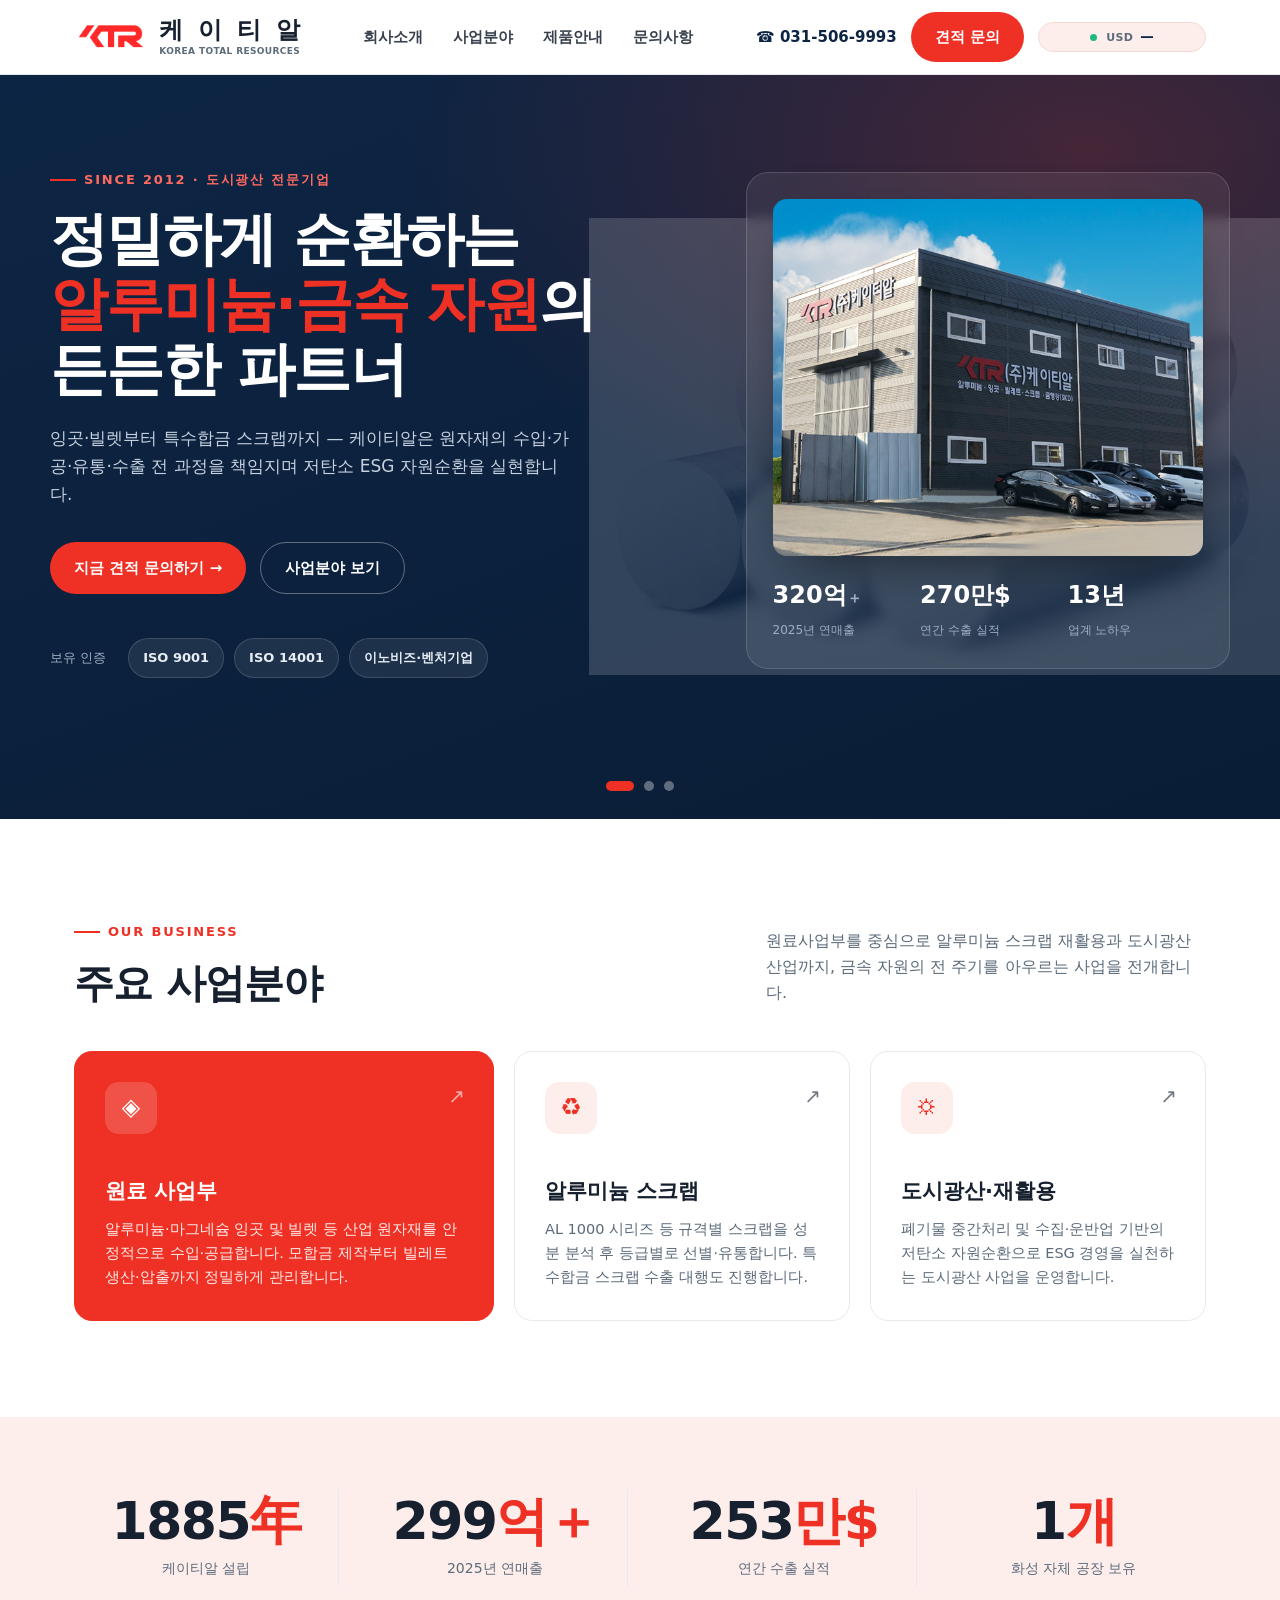
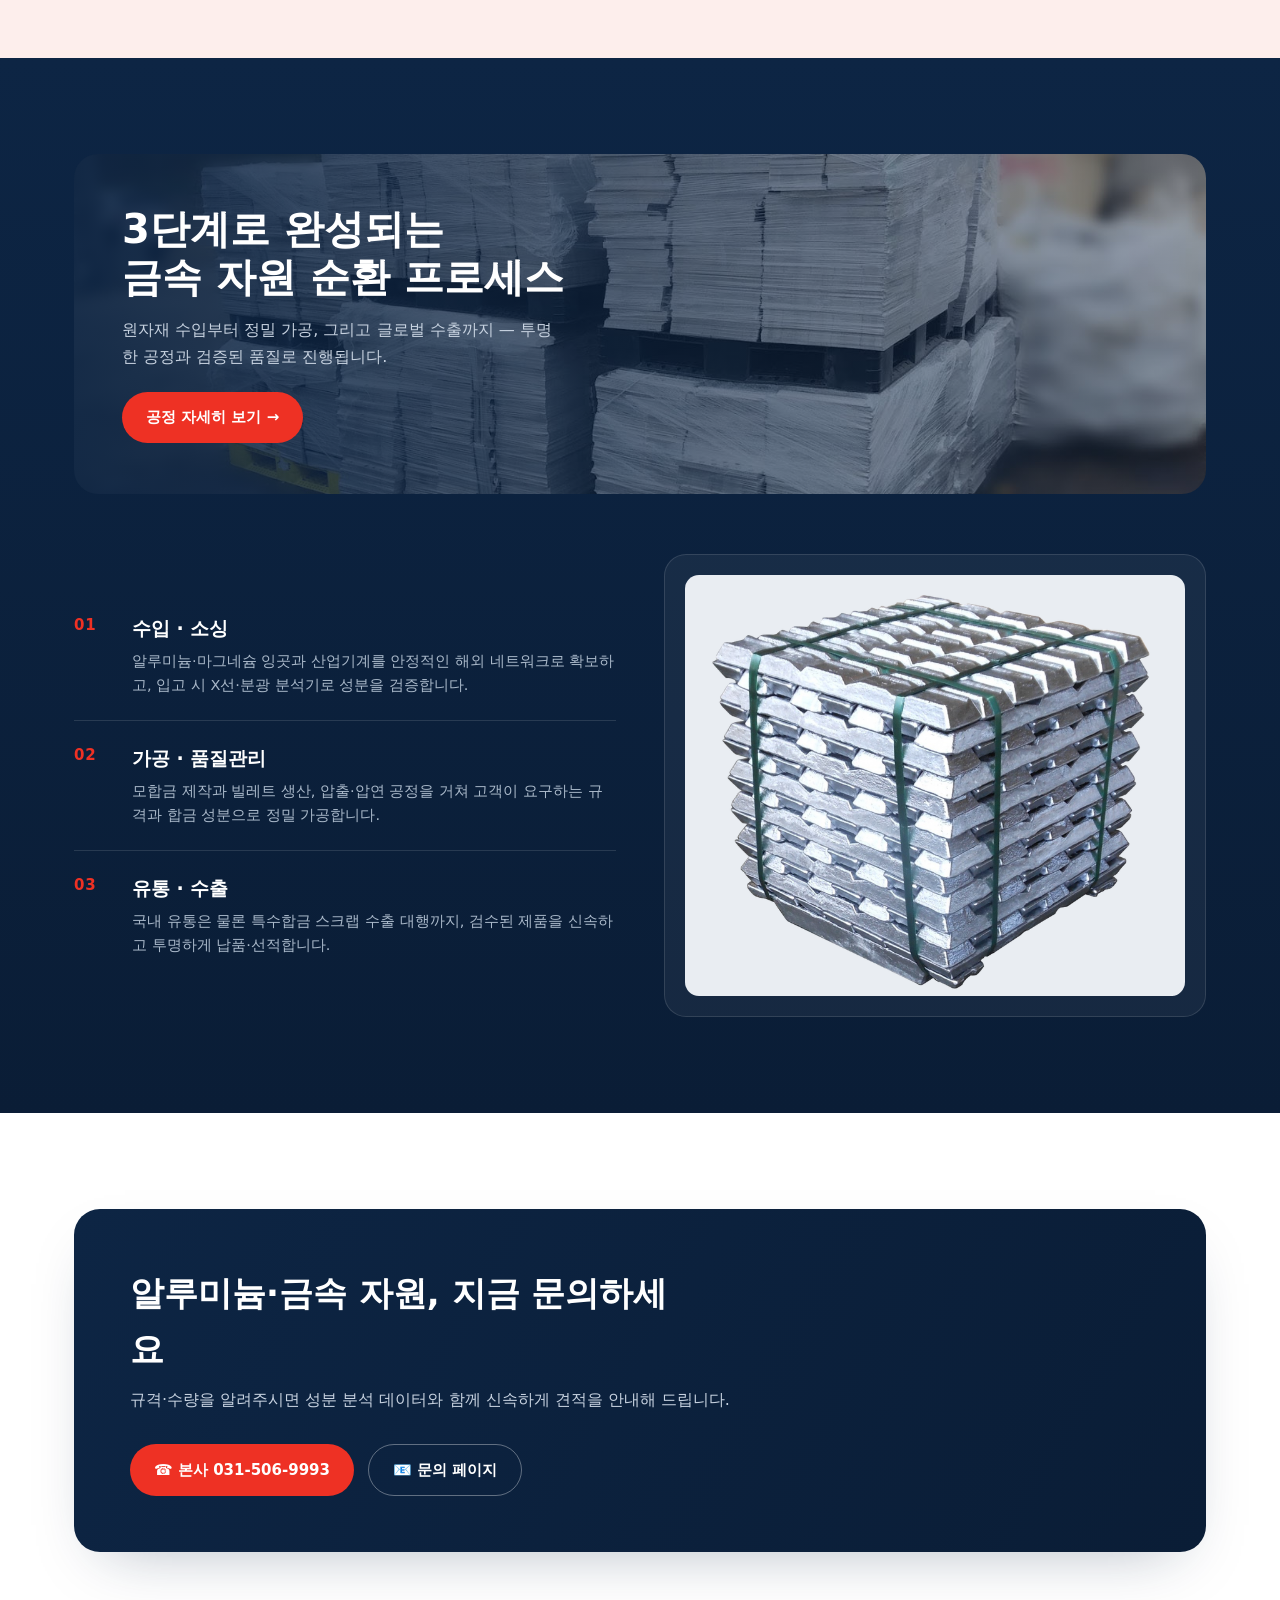
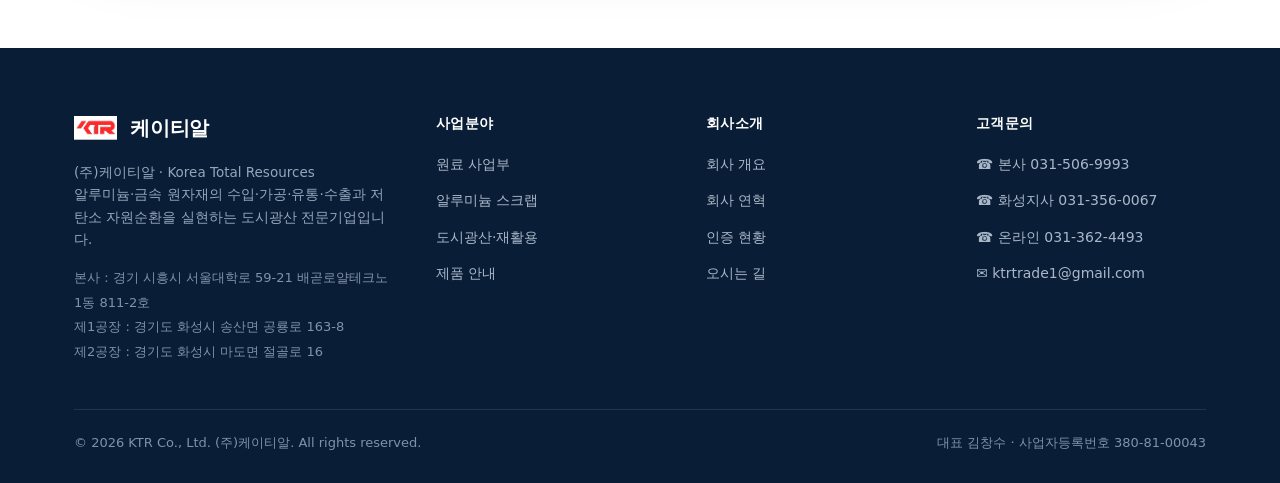
<file: index.html>
<!DOCTYPE html>
<html lang="ko">
<head>
<meta charset="UTF-8">
<meta name="viewport" content="width=device-width, initial-scale=1.0">
<meta name="naver-site-verification" content="44386af4cb3bdcc5ed01105b889a8f7d92384a0c" />
<title>KTR 케이티알 | 알루미늄·금속 자원 순환의 파트너</title>
<meta name="description" content="(주)케이티알은 알루미늄 잉곳·빌렛·스크랩 등 금속 원자재를 가공·유통·수출하는 도시광산 전문기업입니다.">
<link rel="stylesheet" href="assets/style.css">
</head>
<body>

<!-- HEADER -->
<header>
  <div class="wrap nav">
    <a class="brand" href="index.html">
      <img class="mark" src="assets/logo-mark.png" alt="KTR">
      <span><em><i>케</i><i>이</i><i>티</i><i>알</i></em><small>KOREA TOTAL RESOURCES</small></span>
    </a>
    <nav class="menu">
      <div class="has-sub">
        <a href="about.html">회사소개</a>
        <div class="submenu"><div class="submenu-inner">
          <a href="about.html#history">회사연혁</a>
          <a href="contact.html#inquiry">오시는길</a>
        </div></div>
      </div>
      <a href="business.html">사업분야</a>
      <a href="products.html">제품안내</a>
      <a href="contact.html">문의사항</a>
    </nav>
    <div class="nav-actions">
      <span class="nav-tel">☎ 031-506-9993</span>
      <a class="btn btn-red" href="contact.html">견적 문의</a>
      <div class="fx" id="fx" title="실시간 환율 (KRW 기준)">
        <span class="fx-inner" id="fxInner">
          <span class="fx-pair" id="fxPair">USD</span>
          <span class="fx-val" id="fxVal">···</span>
        </span>
      </div>
      <button class="burger" id="burger" aria-label="menu"><span></span><span></span><span></span></button>
    </div>
  </div>
  <nav class="mmenu" id="mmenu">
    <a href="about.html">회사소개</a>
    <a href="about.html#history" class="sub">└ 회사연혁</a>
    <a href="contact.html#inquiry" class="sub">└ 오시는길</a>
    <a href="business.html">사업분야</a>
    <a href="products.html">제품안내</a>
    <a href="contact.html">문의사항</a>
  </nav>
</header>

<!-- HERO SLIDER -->
<section class="hero" id="top" style="padding:0">
  <div class="hero-slider" id="heroSlider">

    <!-- Slide 1 -->
    <div class="hero-slide is-active">
      <div class="wrap hero-grid">
        <div>
          <span class="eyebrow" style="color:#ff6b60">Since 2012 · 도시광산 전문기업</span>
          <h1>정밀하게 순환하는<br><b>알루미늄·금속 자원</b>의<br>든든한 파트너</h1>
          <p class="lead">잉곳·빌렛부터 특수합금 스크랩까지 — 케이티알은 원자재의 수입·가공·유통·수출 전 과정을 책임지며 저탄소 ESG 자원순환을 실현합니다.</p>
          <div class="hero-cta">
            <a class="btn btn-red" href="contact.html">지금 견적 문의하기 →</a>
            <a class="btn btn-ghost" href="business.html">사업분야 보기</a>
          </div>
          <div class="hero-badges">
            <span>보유 인증</span>
            <div class="chips">
              <span class="chip">ISO 9001</span>
              <span class="chip">ISO 14001</span>
              <span class="chip">이노비즈·벤처기업</span>
            </div>
          </div>
        </div>
        <div class="hero-visual">
          <div class="hero-card">
            <img src="assets/building.png" alt="(주)케이티알 사옥">
            <div class="kv">
              <div><b>320억<span style="font-size:15px">＋</span></b><span>2025년 연매출</span></div>
              <div><b>270만$</b><span>연간 수출 실적</span></div>
              <div><b>13년</b><span>업계 노하우</span></div>
            </div>
          </div>
        </div>
      </div>
    </div>

    <!-- Slide 2 -->
    <div class="hero-slide">
      <div class="wrap hero-grid">
        <div>
          <span class="eyebrow" style="color:#ff6b60">원료 사업부 · 잉곳 &amp; 빌렛</span>
          <h1>고순도 <b>알루미늄 잉곳·빌렛</b>을<br>안정적으로 공급합니다</h1>
          <p class="lead">모합금 제작부터 빌레트 생산, 압출·압연까지 — 고객이 요구하는 규격과 합금 성분에 맞춰 정밀하게 가공하여 공급합니다.</p>
          <div class="hero-cta">
            <a class="btn btn-red" href="products.html">제품 보러가기 →</a>
            <a class="btn btn-ghost" href="business.html">사업분야 보기</a>
          </div>
          <div class="hero-badges">
            <span>품질 관리</span>
            <div class="chips">
              <span class="chip">분광 분석기</span>
              <span class="chip">X선 성분 검사</span>
              <span class="chip">규격별 등급 관리</span>
            </div>
          </div>
        </div>
        <div class="hero-visual">
          <div class="hero-card">
            <img src="assets/billet.jpg" alt="알루미늄 빌렛">
            <div class="kv">
              <div><b>7종＋</b><span>취급 규격</span></div>
              <div><b>9개</b><span>성분 원소 관리</span></div>
              <div><b>100%</b><span>입고 성분 분석</span></div>
            </div>
          </div>
        </div>
      </div>
    </div>

    <!-- Slide 3 -->
    <div class="hero-slide">
      <div class="wrap hero-grid">
        <div>
          <span class="eyebrow" style="color:#ff6b60">도시광산 · ESG 자원순환</span>
          <h1>버려지는 금속을 <b>다시 자원</b>으로,<br>저탄소 순환을 실천합니다</h1>
          <p class="lead">폐기물 중간처리 및 수집·운반업을 기반으로 한 도시광산 산업으로, 자원이 다시 순환하도록 하여 지속가능한 미래에 기여합니다.</p>
          <div class="hero-cta">
            <a class="btn btn-red" href="about.html">회사소개 보기 →</a>
            <a class="btn btn-ghost" href="contact.html">문의하기</a>
          </div>
          <div class="hero-badges">
            <span>보유 자격</span>
            <div class="chips">
              <span class="chip">폐기물중간처리업</span>
              <span class="chip">수집·운반업</span>
              <span class="chip">ISO 14001</span>
            </div>
          </div>
        </div>
        <div class="hero-visual">
          <div class="hero-card">
            <img src="assets/scrap1.jpg" alt="알루미늄 스크랩 재활용">
            <div class="kv">
              <div><b>ESG</b><span>저탄소 경영 실천</span></div>
              <div><b>도시광산</b><span>금속 자원 재활용</span></div>
              <div><b>2개</b><span>화성 처리 공장</span></div>
            </div>
          </div>
        </div>
      </div>
    </div>

  </div>
  <div class="hero-dots" id="heroDots">
    <button class="dot is-active" data-i="0" aria-label="슬라이드 1"></button>
    <button class="dot" data-i="1" aria-label="슬라이드 2"></button>
    <button class="dot" data-i="2" aria-label="슬라이드 3"></button>
  </div>
</section>

<!-- SERVICES -->
<section id="services">
  <div class="wrap">
    <div class="sec-head reveal">
      <div>
        <span class="eyebrow">Our Business</span>
        <h2 class="title">주요 사업분야</h2>
      </div>
      <p>원료사업부를 중심으로 알루미늄 스크랩 재활용과 도시광산 산업까지, 금속 자원의 전 주기를 아우르는 사업을 전개합니다.</p>
    </div>
    <div class="cards">
      <a class="card feat reveal d1" href="business.html">
        <div class="ic">◈</div>
        <span class="arrow">↗</span>
        <h3>원료 사업부</h3>
        <p>알루미늄·마그네슘 잉곳 및 빌렛 등 산업 원자재를 안정적으로 수입·공급합니다. 모합금 제작부터 빌레트 생산·압출까지 정밀하게 관리합니다.</p>
      </a>
      <a class="card reveal d2" href="business.html">
        <div class="ic">♻</div>
        <span class="arrow">↗</span>
        <h3>알루미늄 스크랩</h3>
        <p>AL 1000 시리즈 등 규격별 스크랩을 성분 분석 후 등급별로 선별·유통합니다. 특수합금 스크랩 수출 대행도 진행합니다.</p>
      </a>
      <a class="card reveal d3" href="business.html">
        <div class="ic">⛭</div>
        <span class="arrow">↗</span>
        <h3>도시광산·재활용</h3>
        <p>폐기물 중간처리 및 수집·운반업 기반의 저탄소 자원순환으로 ESG 경영을 실천하는 도시광산 사업을 운영합니다.</p>
      </a>
    </div>
  </div>
</section>

<!-- STATS -->
<section class="band-tint" style="padding:72px 0">
  <div class="wrap stats">
    <div class="st reveal d1"><b data-count="2012">2012<i>年</i></b><span>케이티알 설립</span></div>
    <div class="st reveal d2"><b data-count="320">320<i>억＋</i></b><span>2025년 연매출</span></div>
    <div class="st reveal d3"><b data-count="270">270<i>만$</i></b><span>연간 수출 실적</span></div>
    <div class="st reveal d4"><b data-count="2">2<i>개</i></b><span>화성 자체 공장 보유</span></div>
  </div>
</section>

<!-- PROCESS BAND -->
<section class="proc-band">
  <div class="wrap">
    <div class="proc-hero reveal rv-zoom">
      <div>
        <h2>3단계로 완성되는<br>금속 자원 순환 프로세스</h2>
        <p>원자재 수입부터 정밀 가공, 그리고 글로벌 수출까지 — 투명한 공정과 검증된 품질로 진행됩니다.</p>
        <a class="btn btn-red" href="business.html" style="margin-top:22px">공정 자세히 보기 →</a>
      </div>
    </div>
    <div class="steps">
      <div>
        <div class="step reveal rv-left d1">
          <div class="num">01</div>
          <div><h4>수입 · 소싱</h4><p>알루미늄·마그네슘 잉곳과 산업기계를 안정적인 해외 네트워크로 확보하고, 입고 시 X선·분광 분석기로 성분을 검증합니다.</p></div>
        </div>
        <div class="step reveal rv-left d2">
          <div class="num">02</div>
          <div><h4>가공 · 품질관리</h4><p>모합금 제작과 빌레트 생산, 압출·압연 공정을 거쳐 고객이 요구하는 규격과 합금 성분으로 정밀 가공합니다.</p></div>
        </div>
        <div class="step reveal rv-left d3">
          <div class="num">03</div>
          <div><h4>유통 · 수출</h4><p>국내 유통은 물론 특수합금 스크랩 수출 대행까지, 검수된 제품을 신속하고 투명하게 납품·선적합니다.</p></div>
        </div>
      </div>
      <div class="steps-visual reveal rv-right d2">
        <img src="assets/ingot.png" alt="알루미늄 잉곳" style="background:#e9edf2">
      </div>
    </div>
  </div>
</section>

<!-- CTA -->
<section style="padding-bottom:96px">
  <div class="wrap">
    <div class="cta reveal rv-zoom">
      <div>
        <h2>알루미늄·금속 자원, 지금 문의하세요</h2>
        <p>규격·수량을 알려주시면 성분 분석 데이터와 함께 신속하게 견적을 안내해 드립니다.</p>
      </div>
      <div style="display:flex;gap:14px;flex-wrap:wrap">
        <a class="btn btn-red" href="tel:031-506-9993">☎ 본사 031-506-9993</a>
        <a class="btn btn-ghost" href="contact.html">📧 문의 페이지</a>
      </div>
    </div>
  </div>
</section>

<!-- FOOTER -->
<footer>
  <div class="wrap">
    <div class="fgrid">
      <div class="fbrand">
        <div class="brand">
          <img class="mark" src="assets/logo-mark.png" alt="KTR" style="height:24px">
          <span style="font-weight:900;font-size:20px;color:#fff">케이티알</span>
        </div>
        <p>(주)케이티알 · Korea Total Resources<br>알루미늄·금속 원자재의 수입·가공·유통·수출과 저탄소 자원순환을 실현하는 도시광산 전문기업입니다.</p>
        <p style="margin-top:16px;font-size:13px;color:#7f92a8;line-height:1.9">
          본사 : 경기 시흥시 서울대학로 59-21 배곧로얄테크노 1동 811-2호<br>
          제1공장 : 경기도 화성시 송산면 공룡로 163-8<br>
          제2공장 : 경기도 화성시 마도면 절골로 16
        </p>
      </div>
      <div>
        <h5>사업분야</h5>
        <ul>
          <li><a href="business.html">원료 사업부</a></li>
          <li><a href="business.html">알루미늄 스크랩</a></li>
          <li><a href="business.html">도시광산·재활용</a></li>
          <li><a href="products.html">제품 안내</a></li>
        </ul>
      </div>
      <div>
        <h5>회사소개</h5>
        <ul>
          <li><a href="about.html">회사 개요</a></li>
          <li><a href="about.html">회사 연혁</a></li>
          <li><a href="about.html">인증 현황</a></li>
          <li><a href="contact.html">오시는 길</a></li>
        </ul>
      </div>
      <div>
        <h5>고객문의</h5>
        <ul>
          <li><a href="tel:031-506-9993">☎ 본사 031-506-9993</a></li>
          <li><a href="tel:031-356-0067">☎ 화성지사 031-356-0067</a></li>
          <li><a href="tel:031-362-4493">☎ 온라인 031-362-4493</a></li>
          <li><a href="mailto:ktrtrade1@gmail.com">✉ ktrtrade1@gmail.com</a></li>
        </ul>
      </div>
    </div>
    <div class="fbar">
      <span>© 2026 KTR Co., Ltd. (주)케이티알. All rights reserved.</span>
      <span>대표 김창수 · 사업자등록번호 380-81-00043</span>
    </div>
  </div>
</footer>

<script src="assets/main.js"></script>
</body>
</html>
</file>
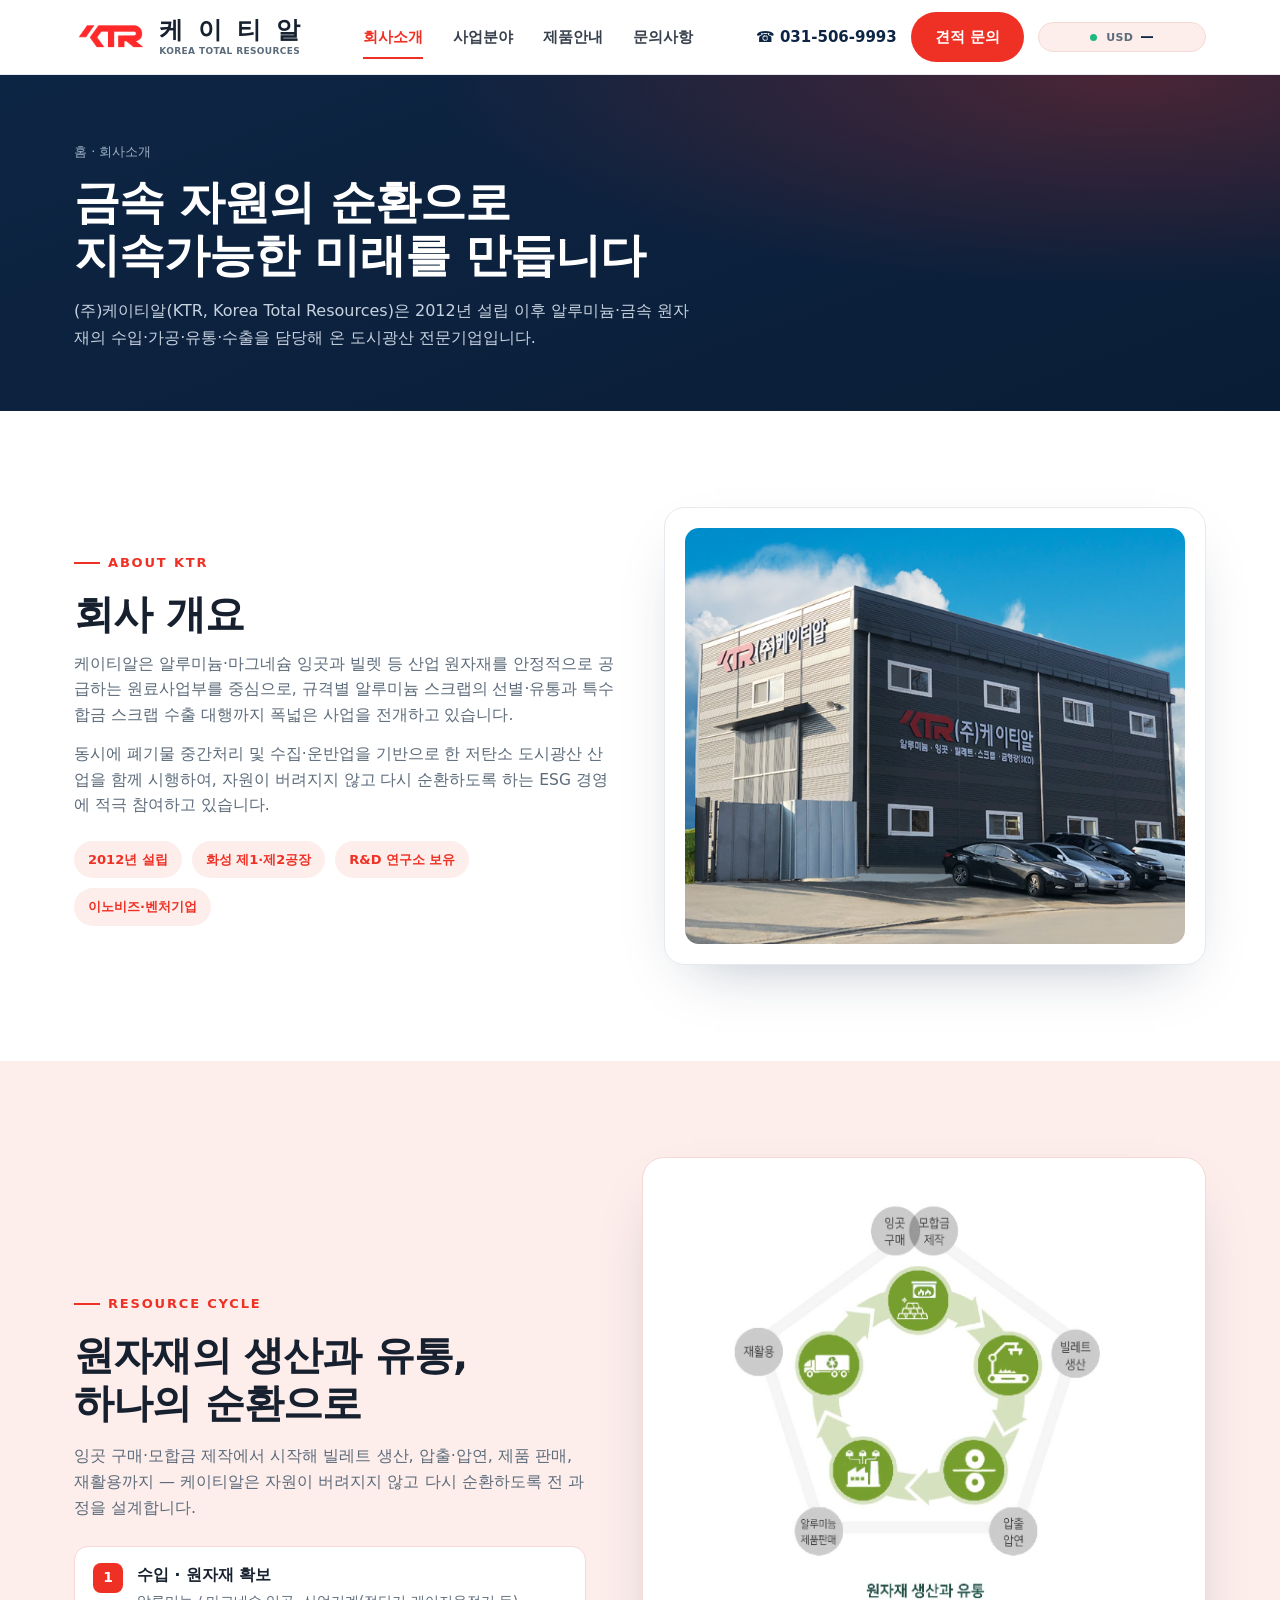
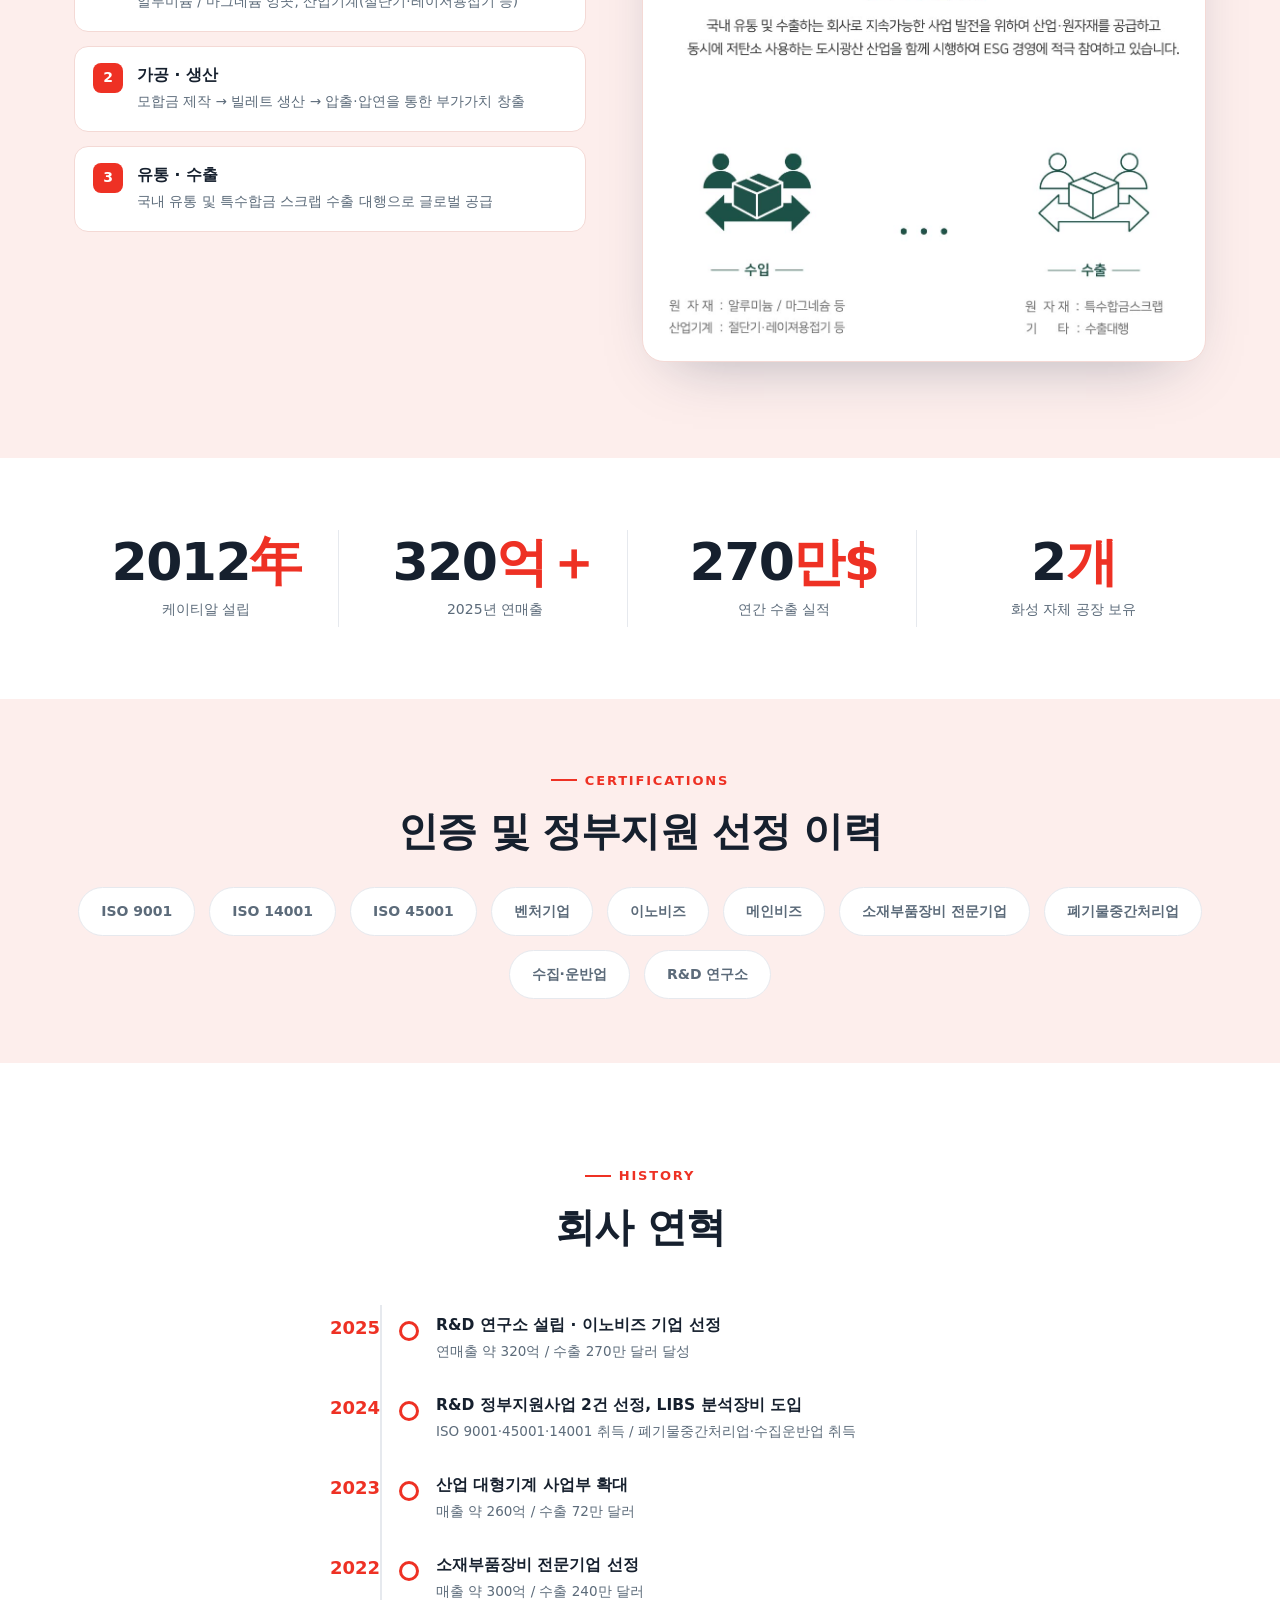
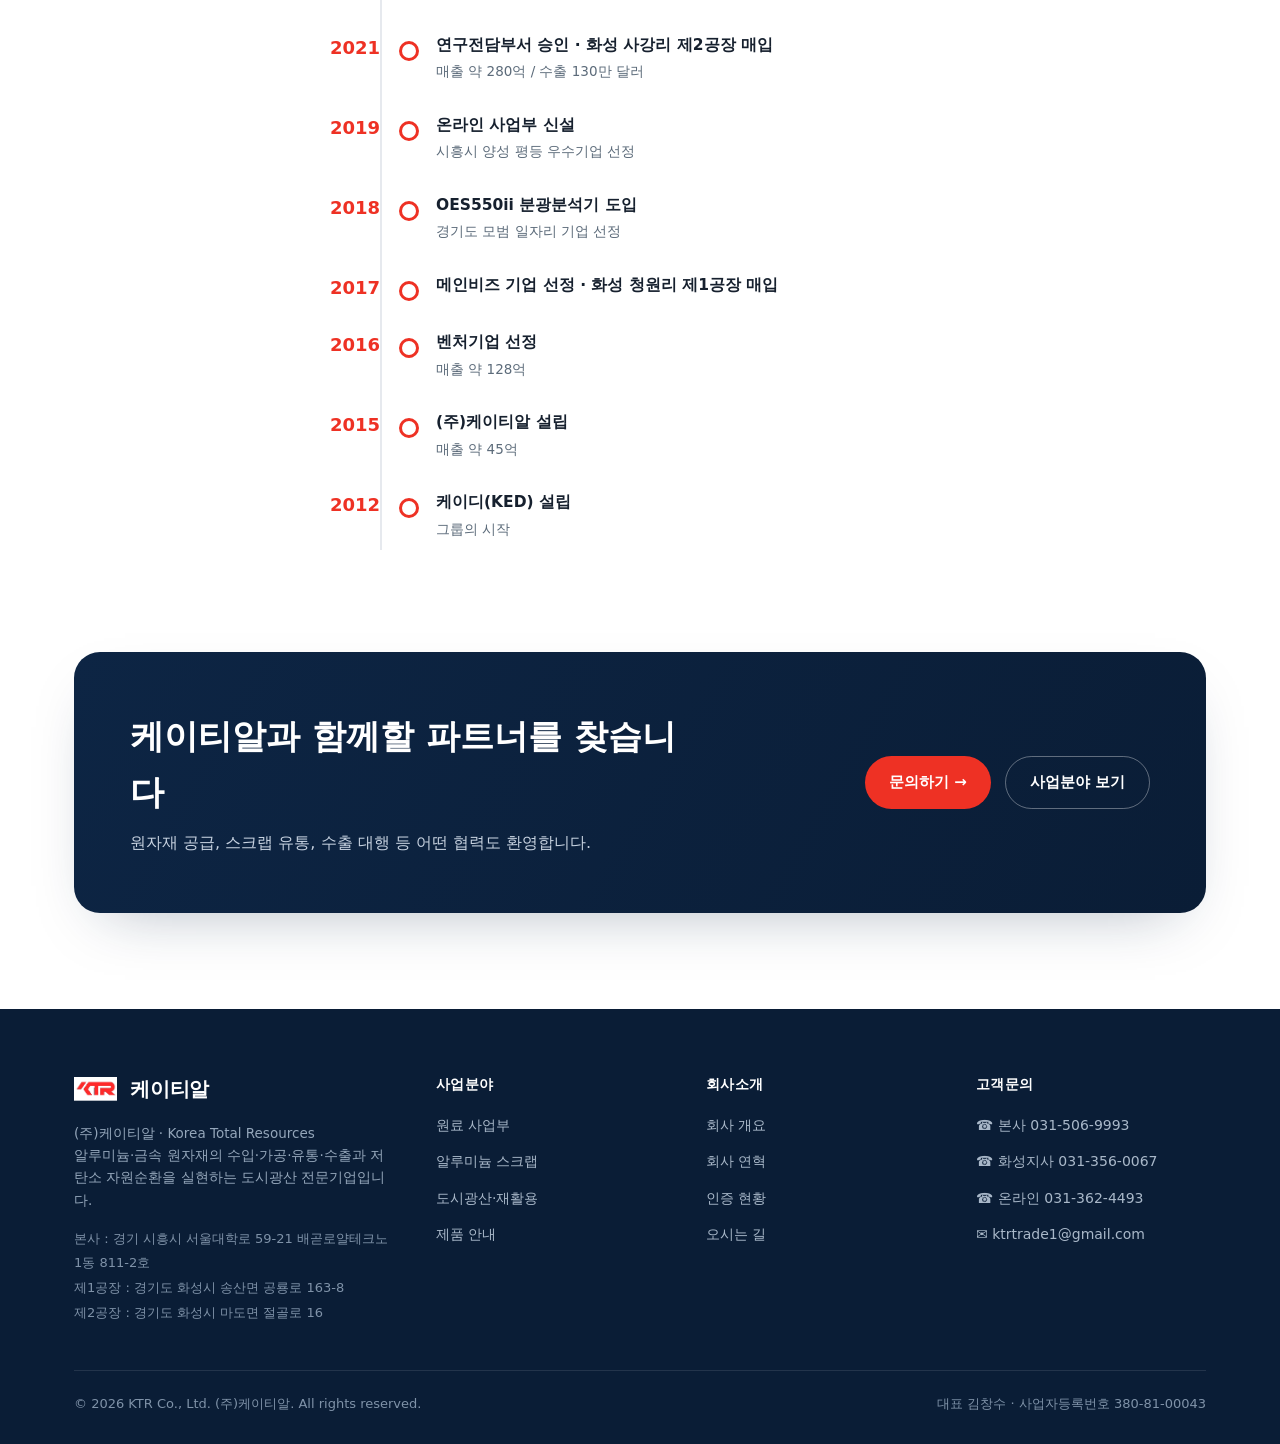
<file: about.html>
<!DOCTYPE html>
<html lang="ko">
<head>
<meta charset="UTF-8">
<meta name="viewport" content="width=device-width, initial-scale=1.0">
<meta name="naver-site-verification" content="44386af4cb3bdcc5ed01105b889a8f7d92384a0c" />
<title>회사소개 | KTR 케이티알</title>
<meta name="description" content="(주)케이티알 회사 개요, 자원순환 체계, 연혁과 보유 인증을 소개합니다.">
<link rel="stylesheet" href="assets/style.css">
</head>
<body>

<!-- HEADER -->
<header>
  <div class="wrap nav">
    <a class="brand" href="index.html">
      <img class="mark" src="assets/logo-mark.png" alt="KTR">
      <span><em><i>케</i><i>이</i><i>티</i><i>알</i></em><small>KOREA TOTAL RESOURCES</small></span>
    </a>
    <nav class="menu">
      <div class="has-sub">
        <a href="about.html" class="active">회사소개</a>
        <div class="submenu"><div class="submenu-inner">
          <a href="about.html#history">회사연혁</a>
          <a href="contact.html#inquiry">오시는길</a>
        </div></div>
      </div>
      <a href="business.html">사업분야</a>
      <a href="products.html">제품안내</a>
      <a href="contact.html">문의사항</a>
    </nav>
    <div class="nav-actions">
      <span class="nav-tel">☎ 031-506-9993</span>
      <a class="btn btn-red" href="contact.html">견적 문의</a>
      <div class="fx" id="fx" title="실시간 환율 (KRW 기준)">
        <span class="fx-inner" id="fxInner">
          <span class="fx-pair" id="fxPair">USD</span>
          <span class="fx-val" id="fxVal">···</span>
        </span>
      </div>
      <button class="burger" id="burger" aria-label="menu"><span></span><span></span><span></span></button>
    </div>
  </div>
  <nav class="mmenu" id="mmenu">
    <a href="about.html" class="active">회사소개</a>
    <a href="about.html#history" class="sub">└ 회사연혁</a>
    <a href="contact.html#inquiry" class="sub">└ 오시는길</a>
    <a href="business.html">사업분야</a>
    <a href="products.html">제품안내</a>
    <a href="contact.html">문의사항</a>
  </nav>
</header>

<!-- PAGE HERO -->
<section class="page-hero">
  <div class="wrap">
    <div class="crumb"><a href="index.html">홈</a> · 회사소개</div>
    <h1>금속 자원의 순환으로<br>지속가능한 미래를 만듭니다</h1>
    <p>(주)케이티알(KTR, Korea Total Resources)은 2012년 설립 이후 알루미늄·금속 원자재의 수입·가공·유통·수출을 담당해 온 도시광산 전문기업입니다.</p>
  </div>
</section>

<!-- OVERVIEW -->
<section>
  <div class="wrap two-col">
    <div class="prose">
      <span class="eyebrow">About KTR</span>
      <h2 class="title">회사 개요</h2>
      <p>케이티알은 알루미늄·마그네슘 잉곳과 빌렛 등 산업 원자재를 안정적으로 공급하는 원료사업부를 중심으로, 규격별 알루미늄 스크랩의 선별·유통과 특수합금 스크랩 수출 대행까지 폭넓은 사업을 전개하고 있습니다.</p>
      <p>동시에 폐기물 중간처리 및 수집·운반업을 기반으로 한 저탄소 도시광산 산업을 함께 시행하여, 자원이 버려지지 않고 다시 순환하도록 하는 ESG 경영에 적극 참여하고 있습니다.</p>
      <div class="info-badges">
        <span>2012년 설립</span>
        <span>화성 제1·제2공장</span>
        <span>R&amp;D 연구소 보유</span>
        <span>이노비즈·벤처기업</span>
      </div>
    </div>
    <div class="figure-card">
      <img src="assets/building.png" alt="(주)케이티알 사옥">
    </div>
  </div>
</section>

<!-- CYCLE -->
<section class="band-tint">
  <div class="wrap cycle">
    <div class="txt">
      <span class="eyebrow">Resource Cycle</span>
      <h2 class="title">원자재의 생산과 유통, <br>하나의 순환으로</h2>
      <p>잉곳 구매·모합금 제작에서 시작해 빌레트 생산, 압출·압연, 제품 판매, 재활용까지 — 케이티알은 자원이 버려지지 않고 다시 순환하도록 전 과정을 설계합니다.</p>
      <ul class="cycle-list">
        <li><span class="n">1</span><div><b>수입 · 원자재 확보</b><span>알루미늄 / 마그네슘 잉곳, 산업기계(절단기·레이저용접기 등)</span></div></li>
        <li><span class="n">2</span><div><b>가공 · 생산</b><span>모합금 제작 → 빌레트 생산 → 압출·압연을 통한 부가가치 창출</span></div></li>
        <li><span class="n">3</span><div><b>유통 · 수출</b><span>국내 유통 및 특수합금 스크랩 수출 대행으로 글로벌 공급</span></div></li>
      </ul>
    </div>
    <div class="fig">
      <img src="assets/business-cycle.jpg" alt="원자재 생산과 유통 순환도">
    </div>
  </div>
</section>

<!-- STATS -->
<section style="padding:72px 0">
  <div class="wrap stats">
    <div class="st"><b>2012<i>年</i></b><span>케이티알 설립</span></div>
    <div class="st"><b>320<i>억＋</i></b><span>2025년 연매출</span></div>
    <div class="st"><b>270<i>만$</i></b><span>연간 수출 실적</span></div>
    <div class="st"><b>2<i>개</i></b><span>화성 자체 공장 보유</span></div>
  </div>
</section>

<!-- CERTS -->
<section class="band-tint" style="padding:64px 0">
  <div class="wrap" style="text-align:center">
    <span class="eyebrow" style="justify-content:center">Certifications</span>
    <h2 class="title" style="margin-bottom:32px">인증 및 정부지원 선정 이력</h2>
    <div class="certs">
      <span class="c">ISO 9001</span>
      <span class="c">ISO 14001</span>
      <span class="c">ISO 45001</span>
      <span class="c">벤처기업</span>
      <span class="c">이노비즈</span>
      <span class="c">메인비즈</span>
      <span class="c">소재부품장비 전문기업</span>
      <span class="c">폐기물중간처리업</span>
      <span class="c">수집·운반업</span>
      <span class="c">R&amp;D 연구소</span>
    </div>
  </div>
</section>

<!-- HISTORY -->
<section id="history">
  <div class="wrap">
    <div style="text-align:center">
      <span class="eyebrow" style="justify-content:center">History</span>
      <h2 class="title">회사 연혁</h2>
    </div>
    <div class="timeline">
      <div class="tl"><div class="yr">2025</div><div class="ev"><b>R&amp;D 연구소 설립 · 이노비즈 기업 선정</b><span>연매출 약 320억 / 수출 270만 달러 달성</span></div></div>
      <div class="tl"><div class="yr">2024</div><div class="ev"><b>R&amp;D 정부지원사업 2건 선정, LIBS 분석장비 도입</b><span>ISO 9001·45001·14001 취득 / 폐기물중간처리업·수집운반업 취득</span></div></div>
      <div class="tl"><div class="yr">2023</div><div class="ev"><b>산업 대형기계 사업부 확대</b><span>매출 약 260억 / 수출 72만 달러</span></div></div>
      <div class="tl"><div class="yr">2022</div><div class="ev"><b>소재부품장비 전문기업 선정</b><span>매출 약 300억 / 수출 240만 달러</span></div></div>
      <div class="tl"><div class="yr">2021</div><div class="ev"><b>연구전담부서 승인 · 화성 사강리 제2공장 매입</b><span>매출 약 280억 / 수출 130만 달러</span></div></div>
      <div class="tl"><div class="yr">2019</div><div class="ev"><b>온라인 사업부 신설</b><span>시흥시 양성 평등 우수기업 선정</span></div></div>
      <div class="tl"><div class="yr">2018</div><div class="ev"><b>OES550ii 분광분석기 도입</b><span>경기도 모범 일자리 기업 선정</span></div></div>
      <div class="tl"><div class="yr">2017</div><div class="ev"><b>메인비즈 기업 선정 · 화성 청원리 제1공장 매입</b></div></div>
      <div class="tl"><div class="yr">2016</div><div class="ev"><b>벤처기업 선정</b><span>매출 약 128억</span></div></div>
      <div class="tl"><div class="yr">2015</div><div class="ev"><b>(주)케이티알 설립</b><span>매출 약 45억</span></div></div>
      <div class="tl"><div class="yr">2012</div><div class="ev"><b>케이디(KED) 설립</b><span>그룹의 시작</span></div></div>
    </div>
  </div>
</section>

<!-- CTA -->
<section style="padding-top:0;padding-bottom:96px">
  <div class="wrap">
    <div class="cta">
      <div>
        <h2>케이티알과 함께할 파트너를 찾습니다</h2>
        <p>원자재 공급, 스크랩 유통, 수출 대행 등 어떤 협력도 환영합니다.</p>
      </div>
      <div style="display:flex;gap:14px;flex-wrap:wrap">
        <a class="btn btn-red" href="contact.html">문의하기 →</a>
        <a class="btn btn-ghost" href="business.html">사업분야 보기</a>
      </div>
    </div>
  </div>
</section>

<!-- FOOTER -->
<footer>
  <div class="wrap">
    <div class="fgrid">
      <div class="fbrand">
        <div class="brand">
          <img class="mark" src="assets/logo-mark.png" alt="KTR" style="height:24px">
          <span style="font-weight:900;font-size:20px;color:#fff">케이티알</span>
        </div>
        <p>(주)케이티알 · Korea Total Resources<br>알루미늄·금속 원자재의 수입·가공·유통·수출과 저탄소 자원순환을 실현하는 도시광산 전문기업입니다.</p>
        <p style="margin-top:16px;font-size:13px;color:#7f92a8;line-height:1.9">
          본사 : 경기 시흥시 서울대학로 59-21 배곧로얄테크노 1동 811-2호<br>
          제1공장 : 경기도 화성시 송산면 공룡로 163-8<br>
          제2공장 : 경기도 화성시 마도면 절골로 16
        </p>
      </div>
      <div>
        <h5>사업분야</h5>
        <ul>
          <li><a href="business.html">원료 사업부</a></li>
          <li><a href="business.html">알루미늄 스크랩</a></li>
          <li><a href="business.html">도시광산·재활용</a></li>
          <li><a href="products.html">제품 안내</a></li>
        </ul>
      </div>
      <div>
        <h5>회사소개</h5>
        <ul>
          <li><a href="about.html">회사 개요</a></li>
          <li><a href="about.html">회사 연혁</a></li>
          <li><a href="about.html">인증 현황</a></li>
          <li><a href="contact.html">오시는 길</a></li>
        </ul>
      </div>
      <div>
        <h5>고객문의</h5>
        <ul>
          <li><a href="tel:031-506-9993">☎ 본사 031-506-9993</a></li>
          <li><a href="tel:031-356-0067">☎ 화성지사 031-356-0067</a></li>
          <li><a href="tel:031-362-4493">☎ 온라인 031-362-4493</a></li>
          <li><a href="mailto:ktrtrade1@gmail.com">✉ ktrtrade1@gmail.com</a></li>
        </ul>
      </div>
    </div>
    <div class="fbar">
      <span>© 2026 KTR Co., Ltd. (주)케이티알. All rights reserved.</span>
      <span>대표 김창수 · 사업자등록번호 380-81-00043</span>
    </div>
  </div>
</footer>

<script src="assets/main.js"></script>
</body>
</html>
</file>
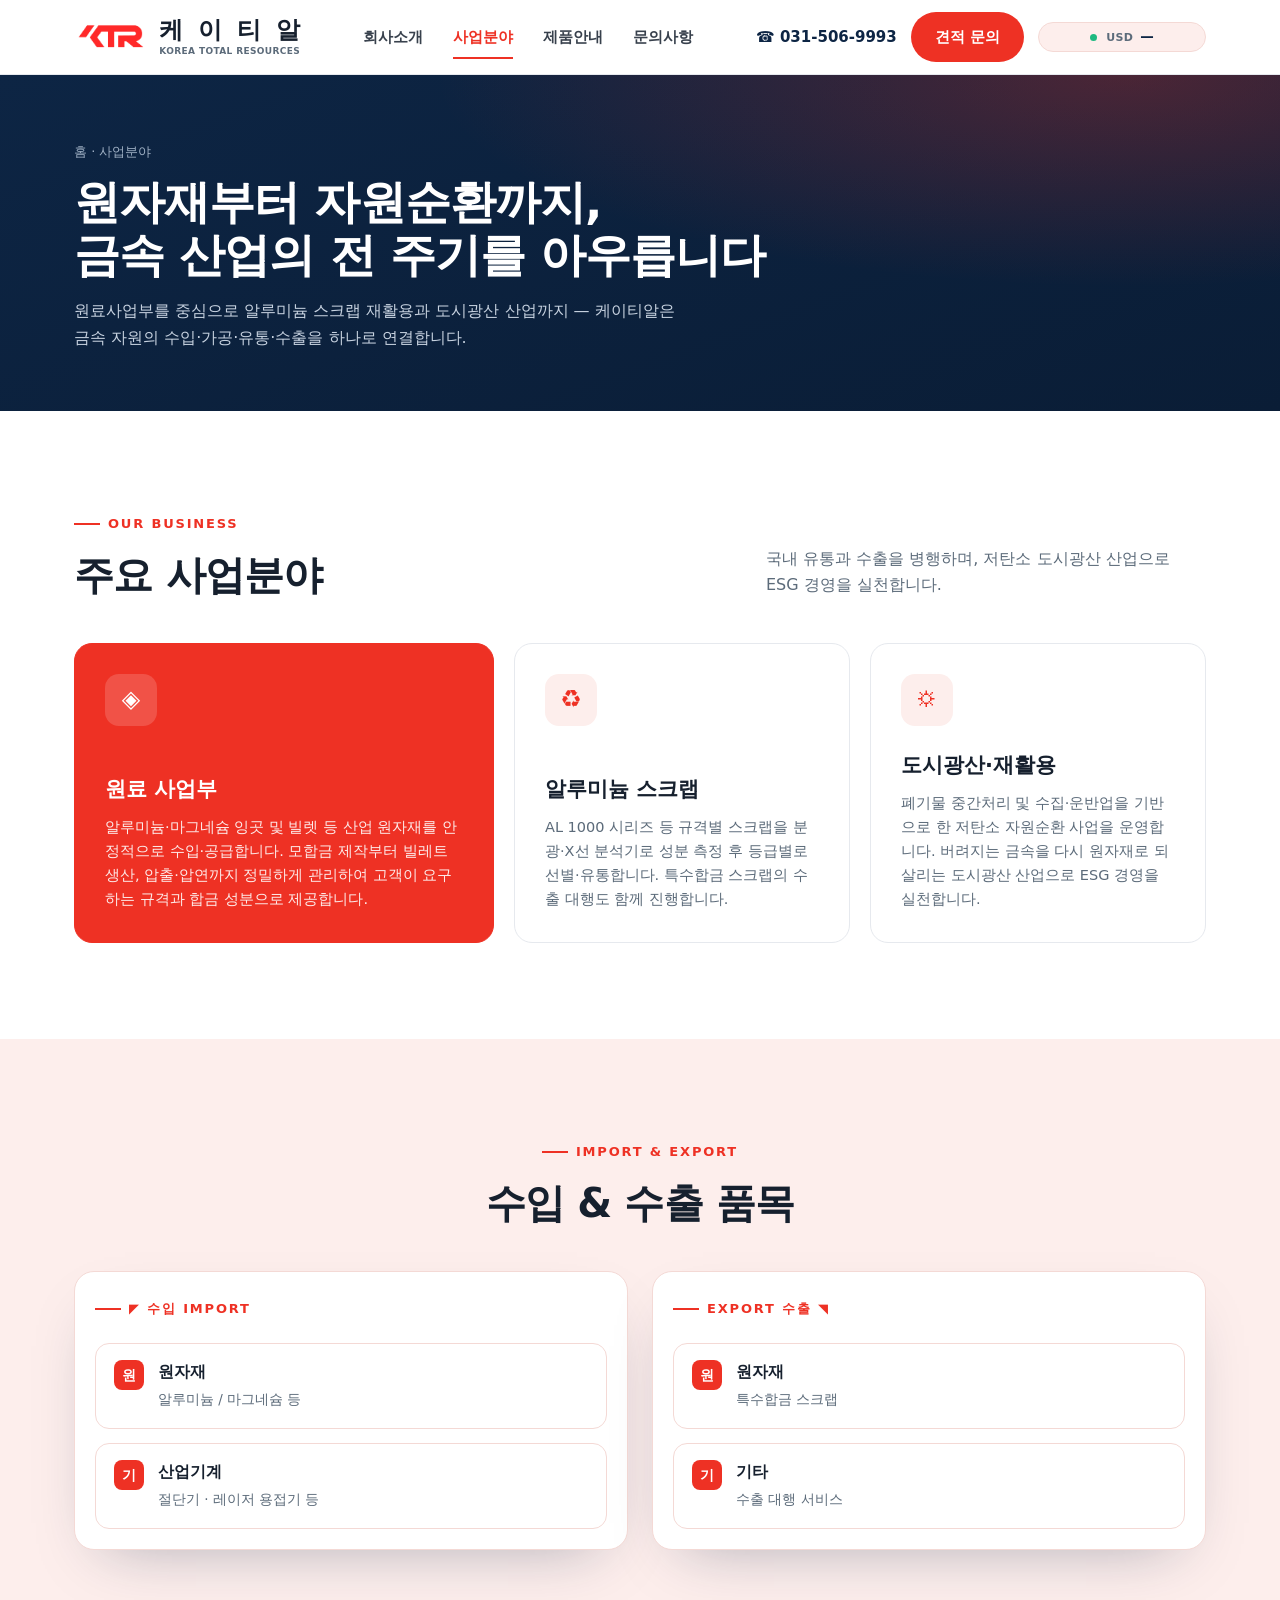
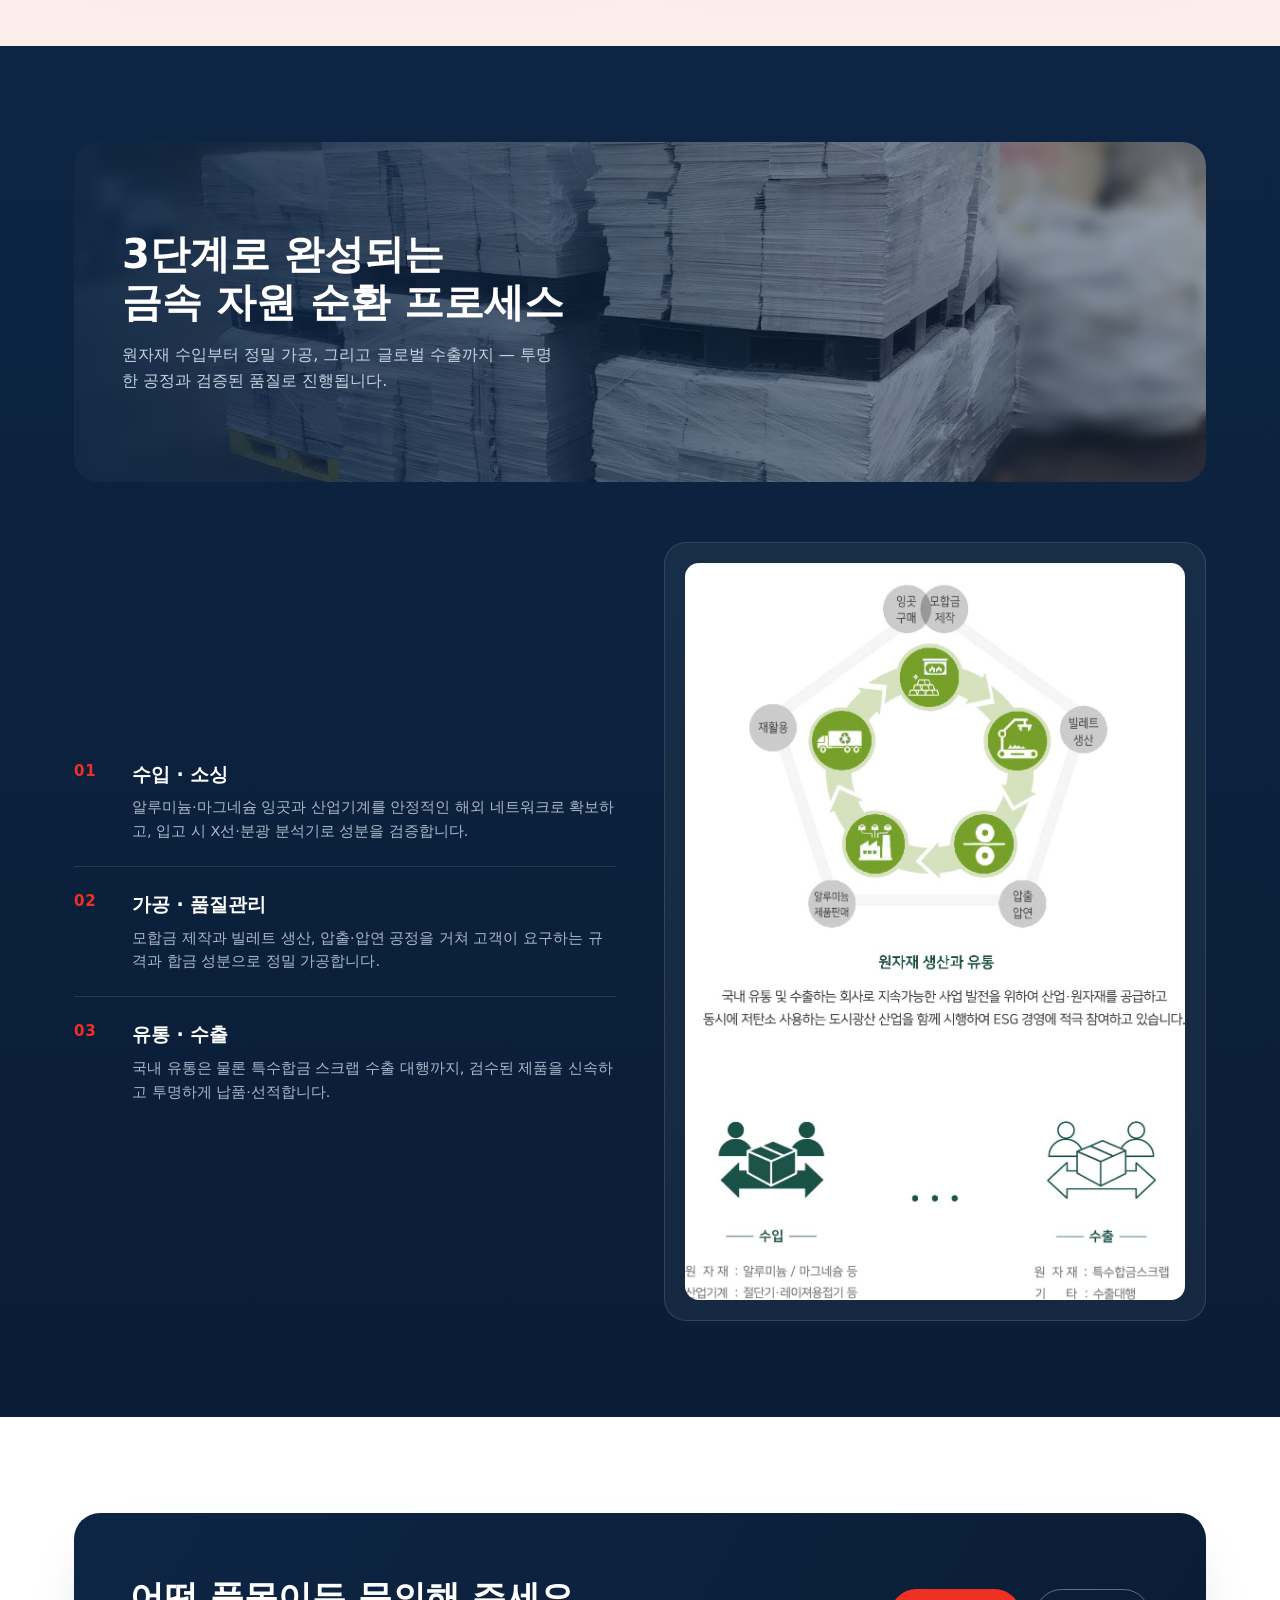
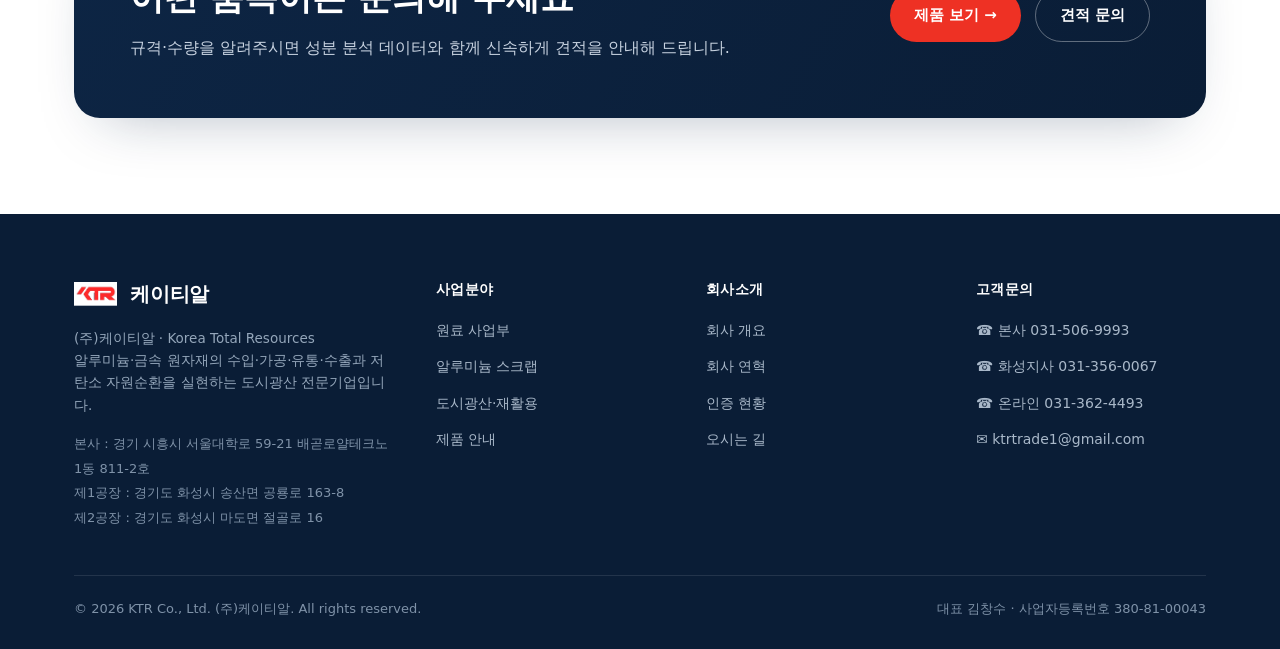
<file: business.html>
<!DOCTYPE html>
<html lang="ko">
<head>
<meta charset="UTF-8">
<meta name="viewport" content="width=device-width, initial-scale=1.0">
<meta name="naver-site-verification" content="44386af4cb3bdcc5ed01105b889a8f7d92384a0c" />
<title>사업분야 | KTR 케이티알</title>
<meta name="description" content="원료사업부, 알루미늄 스크랩, 도시광산·재활용 등 (주)케이티알의 사업분야를 소개합니다.">
<link rel="stylesheet" href="assets/style.css">
</head>
<body>

<!-- HEADER -->
<header>
  <div class="wrap nav">
    <a class="brand" href="index.html">
      <img class="mark" src="assets/logo-mark.png" alt="KTR">
      <span><em><i>케</i><i>이</i><i>티</i><i>알</i></em><small>KOREA TOTAL RESOURCES</small></span>
    </a>
    <nav class="menu">
      <div class="has-sub">
        <a href="about.html">회사소개</a>
        <div class="submenu"><div class="submenu-inner">
          <a href="about.html#history">회사연혁</a>
          <a href="contact.html#inquiry">오시는길</a>
        </div></div>
      </div>
      <a href="business.html" class="active">사업분야</a>
      <a href="products.html">제품안내</a>
      <a href="contact.html">문의사항</a>
    </nav>
    <div class="nav-actions">
      <span class="nav-tel">☎ 031-506-9993</span>
      <a class="btn btn-red" href="contact.html">견적 문의</a>
      <div class="fx" id="fx" title="실시간 환율 (KRW 기준)">
        <span class="fx-inner" id="fxInner">
          <span class="fx-pair" id="fxPair">USD</span>
          <span class="fx-val" id="fxVal">···</span>
        </span>
      </div>
      <button class="burger" id="burger" aria-label="menu"><span></span><span></span><span></span></button>
    </div>
  </div>
  <nav class="mmenu" id="mmenu">
    <a href="about.html">회사소개</a>
    <a href="about.html#history" class="sub">└ 회사연혁</a>
    <a href="contact.html#inquiry" class="sub">└ 오시는길</a>
    <a href="business.html" class="active">사업분야</a>
    <a href="products.html">제품안내</a>
    <a href="contact.html">문의사항</a>
  </nav>
</header>

<!-- PAGE HERO -->
<section class="page-hero">
  <div class="wrap">
    <div class="crumb"><a href="index.html">홈</a> · 사업분야</div>
    <h1>원자재부터 자원순환까지,<br>금속 산업의 전 주기를 아우릅니다</h1>
    <p>원료사업부를 중심으로 알루미늄 스크랩 재활용과 도시광산 산업까지 — 케이티알은 금속 자원의 수입·가공·유통·수출을 하나로 연결합니다.</p>
  </div>
</section>

<!-- BUSINESS AREAS -->
<section>
  <div class="wrap">
    <div class="sec-head">
      <div>
        <span class="eyebrow">Our Business</span>
        <h2 class="title">주요 사업분야</h2>
      </div>
      <p>국내 유통과 수출을 병행하며, 저탄소 도시광산 산업으로 ESG 경영을 실천합니다.</p>
    </div>
    <div class="cards">
      <div class="card feat">
        <div class="ic">◈</div>
        <h3>원료 사업부</h3>
        <p>알루미늄·마그네슘 잉곳 및 빌렛 등 산업 원자재를 안정적으로 수입·공급합니다. 모합금 제작부터 빌레트 생산, 압출·압연까지 정밀하게 관리하여 고객이 요구하는 규격과 합금 성분으로 제공합니다.</p>
      </div>
      <div class="card">
        <div class="ic">♻</div>
        <h3>알루미늄 스크랩</h3>
        <p>AL 1000 시리즈 등 규격별 스크랩을 분광·X선 분석기로 성분 측정 후 등급별로 선별·유통합니다. 특수합금 스크랩의 수출 대행도 함께 진행합니다.</p>
      </div>
      <div class="card">
        <div class="ic">⛭</div>
        <h3>도시광산·재활용</h3>
        <p>폐기물 중간처리 및 수집·운반업을 기반으로 한 저탄소 자원순환 사업을 운영합니다. 버려지는 금속을 다시 원자재로 되살리는 도시광산 산업으로 ESG 경영을 실천합니다.</p>
      </div>
    </div>
  </div>
</section>

<!-- IMPORT / EXPORT -->
<section class="band-tint">
  <div class="wrap">
    <div style="text-align:center;margin-bottom:44px">
      <span class="eyebrow" style="justify-content:center">Import &amp; Export</span>
      <h2 class="title">수입 &amp; 수출 품목</h2>
    </div>
    <div class="two-col" style="gap:24px">
      <div class="figure-card" style="border-color:#f4d9d5">
        <span class="eyebrow">◤ 수입 IMPORT</span>
        <ul class="cycle-list" style="margin-top:8px">
          <li><span class="n">원</span><div><b>원자재</b><span>알루미늄 / 마그네슘 등</span></div></li>
          <li><span class="n">기</span><div><b>산업기계</b><span>절단기 · 레이저 용접기 등</span></div></li>
        </ul>
      </div>
      <div class="figure-card" style="border-color:#f4d9d5">
        <span class="eyebrow">EXPORT 수출 ◥</span>
        <ul class="cycle-list" style="margin-top:8px">
          <li><span class="n">원</span><div><b>원자재</b><span>특수합금 스크랩</span></div></li>
          <li><span class="n">기</span><div><b>기타</b><span>수출 대행 서비스</span></div></li>
        </ul>
      </div>
    </div>
  </div>
</section>

<!-- PROCESS BAND -->
<section class="proc-band">
  <div class="wrap">
    <div class="proc-hero">
      <div>
        <h2>3단계로 완성되는<br>금속 자원 순환 프로세스</h2>
        <p>원자재 수입부터 정밀 가공, 그리고 글로벌 수출까지 — 투명한 공정과 검증된 품질로 진행됩니다.</p>
      </div>
    </div>
    <div class="steps">
      <div>
        <div class="step">
          <div class="num">01</div>
          <div><h4>수입 · 소싱</h4><p>알루미늄·마그네슘 잉곳과 산업기계를 안정적인 해외 네트워크로 확보하고, 입고 시 X선·분광 분석기로 성분을 검증합니다.</p></div>
        </div>
        <div class="step">
          <div class="num">02</div>
          <div><h4>가공 · 품질관리</h4><p>모합금 제작과 빌레트 생산, 압출·압연 공정을 거쳐 고객이 요구하는 규격과 합금 성분으로 정밀 가공합니다.</p></div>
        </div>
        <div class="step">
          <div class="num">03</div>
          <div><h4>유통 · 수출</h4><p>국내 유통은 물론 특수합금 스크랩 수출 대행까지, 검수된 제품을 신속하고 투명하게 납품·선적합니다.</p></div>
        </div>
      </div>
      <div class="steps-visual">
        <img src="assets/business-cycle.jpg" alt="자원 순환도" style="background:#fff">
      </div>
    </div>
  </div>
</section>

<!-- CTA -->
<section style="padding-bottom:96px">
  <div class="wrap">
    <div class="cta">
      <div>
        <h2>어떤 품목이든 문의해 주세요</h2>
        <p>규격·수량을 알려주시면 성분 분석 데이터와 함께 신속하게 견적을 안내해 드립니다.</p>
      </div>
      <div style="display:flex;gap:14px;flex-wrap:wrap">
        <a class="btn btn-red" href="products.html">제품 보기 →</a>
        <a class="btn btn-ghost" href="contact.html">견적 문의</a>
      </div>
    </div>
  </div>
</section>

<!-- FOOTER -->
<footer>
  <div class="wrap">
    <div class="fgrid">
      <div class="fbrand">
        <div class="brand">
          <img class="mark" src="assets/logo-mark.png" alt="KTR" style="height:24px">
          <span style="font-weight:900;font-size:20px;color:#fff">케이티알</span>
        </div>
        <p>(주)케이티알 · Korea Total Resources<br>알루미늄·금속 원자재의 수입·가공·유통·수출과 저탄소 자원순환을 실현하는 도시광산 전문기업입니다.</p>
        <p style="margin-top:16px;font-size:13px;color:#7f92a8;line-height:1.9">
          본사 : 경기 시흥시 서울대학로 59-21 배곧로얄테크노 1동 811-2호<br>
          제1공장 : 경기도 화성시 송산면 공룡로 163-8<br>
          제2공장 : 경기도 화성시 마도면 절골로 16
        </p>
      </div>
      <div>
        <h5>사업분야</h5>
        <ul>
          <li><a href="business.html">원료 사업부</a></li>
          <li><a href="business.html">알루미늄 스크랩</a></li>
          <li><a href="business.html">도시광산·재활용</a></li>
          <li><a href="products.html">제품 안내</a></li>
        </ul>
      </div>
      <div>
        <h5>회사소개</h5>
        <ul>
          <li><a href="about.html">회사 개요</a></li>
          <li><a href="about.html">회사 연혁</a></li>
          <li><a href="about.html">인증 현황</a></li>
          <li><a href="contact.html">오시는 길</a></li>
        </ul>
      </div>
      <div>
        <h5>고객문의</h5>
        <ul>
          <li><a href="tel:031-506-9993">☎ 본사 031-506-9993</a></li>
          <li><a href="tel:031-356-0067">☎ 화성지사 031-356-0067</a></li>
          <li><a href="tel:031-362-4493">☎ 온라인 031-362-4493</a></li>
          <li><a href="mailto:ktrtrade1@gmail.com">✉ ktrtrade1@gmail.com</a></li>
        </ul>
      </div>
    </div>
    <div class="fbar">
      <span>© 2026 KTR Co., Ltd. (주)케이티알. All rights reserved.</span>
      <span>대표 김창수 · 사업자등록번호 380-81-00043</span>
    </div>
  </div>
</footer>

<script src="assets/main.js"></script>
</body>
</html>
</file>
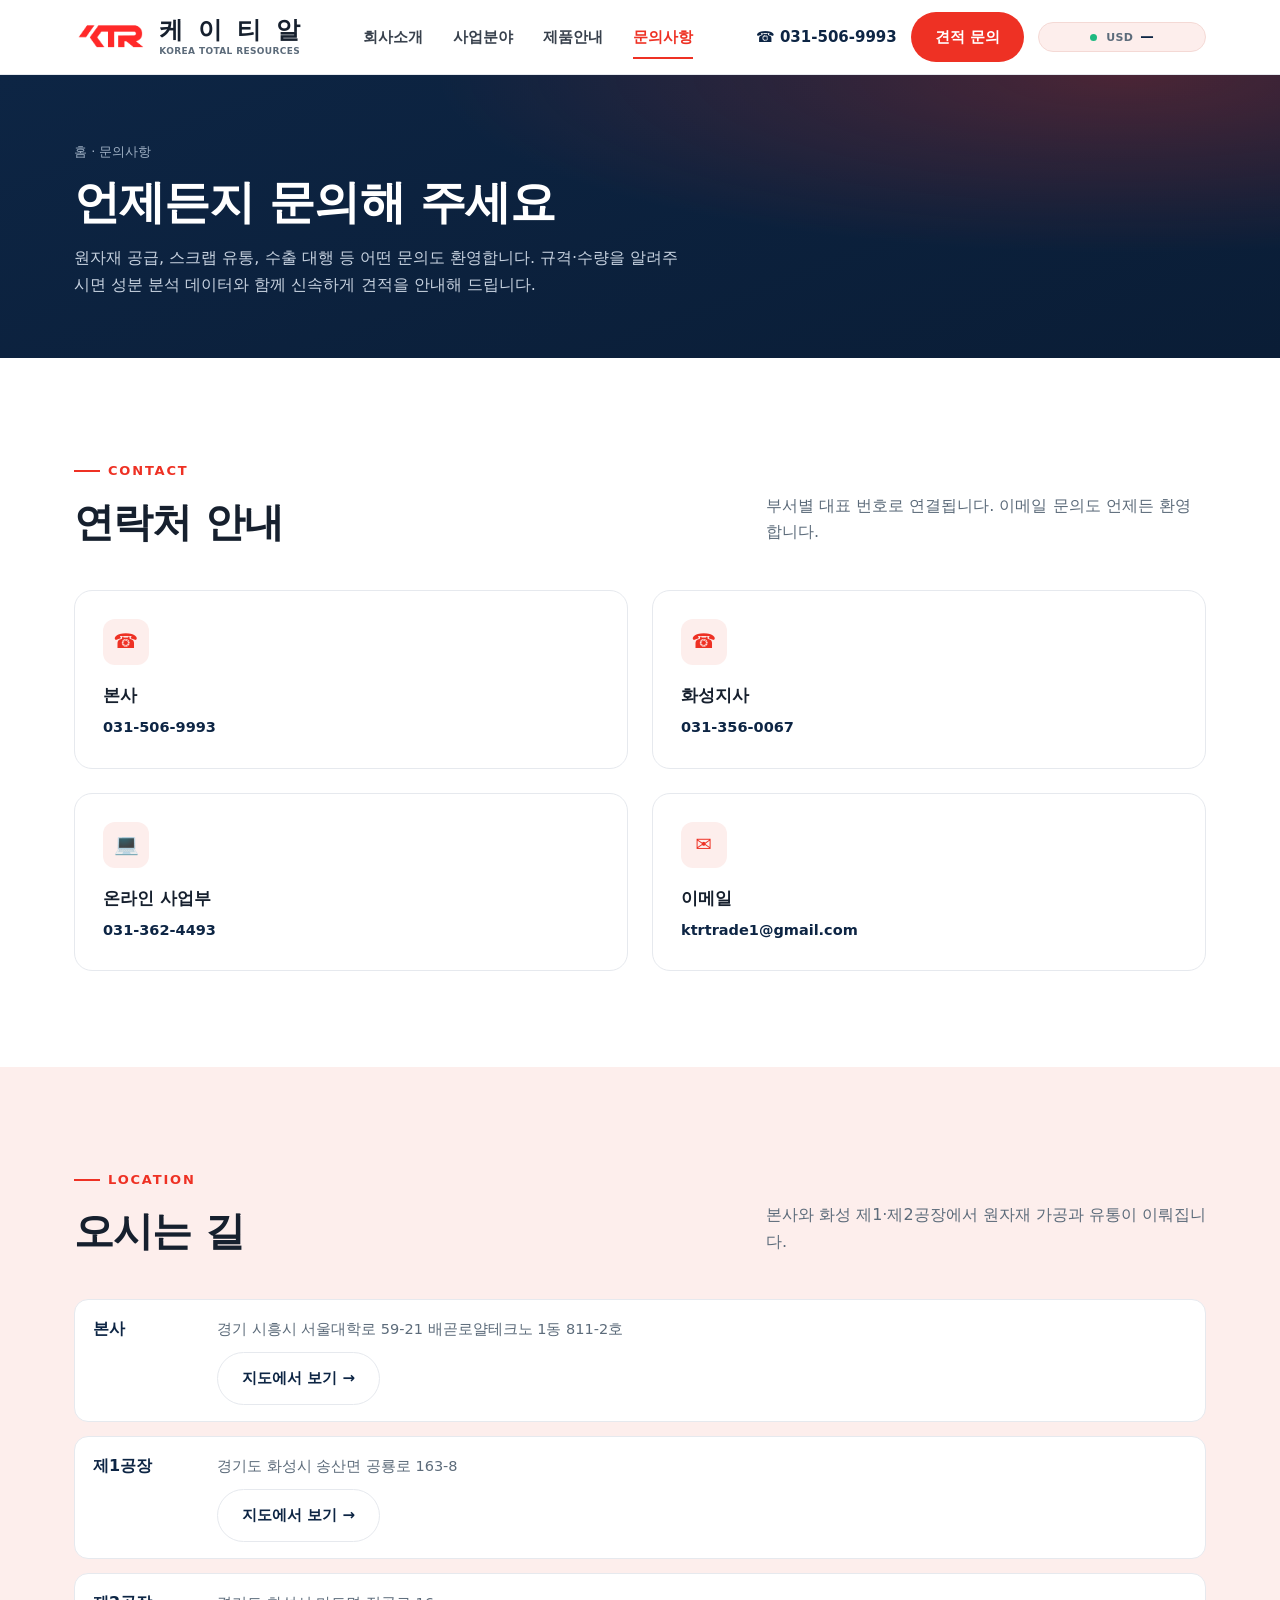
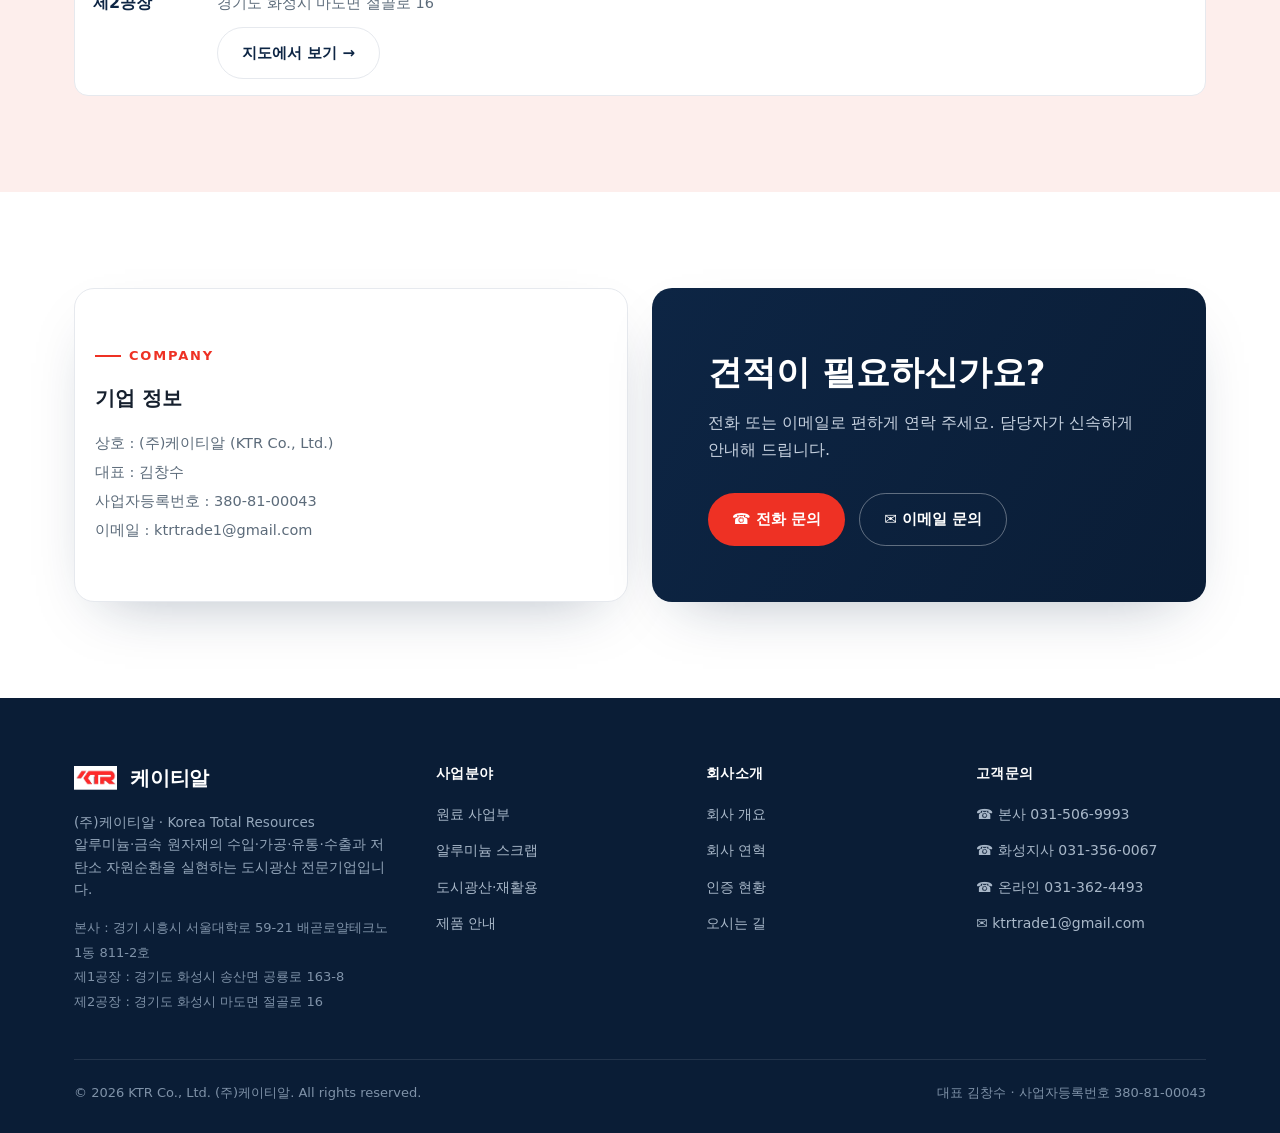
<file: contact.html>
<!DOCTYPE html>
<html lang="ko">
<head>
<meta charset="UTF-8">
<meta name="viewport" content="width=device-width, initial-scale=1.0">
<meta name="naver-site-verification" content="44386af4cb3bdcc5ed01105b889a8f7d92384a0c" />
<title>문의사항 | KTR 케이티알</title>
<meta name="description" content="(주)케이티알 본사·화성지사·온라인 연락처와 공장 위치, 견적 문의 안내입니다.">
<link rel="stylesheet" href="assets/style.css">
</head>
<body>

<!-- HEADER -->
<header>
  <div class="wrap nav">
    <a class="brand" href="index.html">
      <img class="mark" src="assets/logo-mark.png" alt="KTR">
      <span><em><i>케</i><i>이</i><i>티</i><i>알</i></em><small>KOREA TOTAL RESOURCES</small></span>
    </a>
    <nav class="menu">
      <div class="has-sub">
        <a href="about.html">회사소개</a>
        <div class="submenu"><div class="submenu-inner">
          <a href="about.html#history">회사연혁</a>
          <a href="contact.html#inquiry">오시는길</a>
        </div></div>
      </div>
      <a href="business.html">사업분야</a>
      <a href="products.html">제품안내</a>
      <a href="contact.html" class="active">문의사항</a>
    </nav>
    <div class="nav-actions">
      <span class="nav-tel">☎ 031-506-9993</span>
      <a class="btn btn-red" href="#inquiry">견적 문의</a>
      <div class="fx" id="fx" title="실시간 환율 (KRW 기준)">
        <span class="fx-inner" id="fxInner">
          <span class="fx-pair" id="fxPair">USD</span>
          <span class="fx-val" id="fxVal">···</span>
        </span>
      </div>
      <button class="burger" id="burger" aria-label="menu"><span></span><span></span><span></span></button>
    </div>
  </div>
  <nav class="mmenu" id="mmenu">
    <a href="about.html">회사소개</a>
    <a href="about.html#history" class="sub">└ 회사연혁</a>
    <a href="contact.html#inquiry" class="sub">└ 오시는길</a>
    <a href="business.html">사업분야</a>
    <a href="products.html">제품안내</a>
    <a href="contact.html" class="active">문의사항</a>
  </nav>
</header>

<!-- PAGE HERO -->
<section class="page-hero">
  <div class="wrap">
    <div class="crumb"><a href="index.html">홈</a> · 문의사항</div>
    <h1>언제든지 문의해 주세요</h1>
    <p>원자재 공급, 스크랩 유통, 수출 대행 등 어떤 문의도 환영합니다. 규격·수량을 알려주시면 성분 분석 데이터와 함께 신속하게 견적을 안내해 드립니다.</p>
  </div>
</section>

<!-- CONTACT CARDS -->
<section>
  <div class="wrap">
    <div class="sec-head">
      <div>
        <span class="eyebrow">Contact</span>
        <h2 class="title">연락처 안내</h2>
      </div>
      <p>부서별 대표 번호로 연결됩니다. 이메일 문의도 언제든 환영합니다.</p>
    </div>
    <div class="contact-grid">
      <div class="info-card">
        <div class="ic">☎</div>
        <h4>본사</h4>
        <p><a href="tel:031-506-9993">031-506-9993</a></p>
      </div>
      <div class="info-card">
        <div class="ic">☎</div>
        <h4>화성지사</h4>
        <p><a href="tel:031-356-0067">031-356-0067</a></p>
      </div>
      <div class="info-card">
        <div class="ic">💻</div>
        <h4>온라인 사업부</h4>
        <p><a href="tel:031-362-4493">031-362-4493</a></p>
      </div>
      <div class="info-card">
        <div class="ic">✉</div>
        <h4>이메일</h4>
        <p><a href="mailto:ktrtrade1@gmail.com">ktrtrade1@gmail.com</a></p>
      </div>
    </div>
  </div>
</section>

<!-- LOCATIONS -->
<section class="band-tint" id="inquiry">
  <div class="wrap">
    <div class="sec-head">
      <div>
        <span class="eyebrow">Location</span>
        <h2 class="title">오시는 길</h2>
      </div>
      <p>본사와 화성 제1·제2공장에서 원자재 가공과 유통이 이뤄집니다.</p>
    </div>
    <div class="branch-list">
      <div class="branch">
        <b>본사</b>
        <div>
          <span>경기 시흥시 서울대학로 59-21 배곧로얄테크노 1동 811-2호</span><br>
          <a class="btn btn-outline" style="margin-top:10px" href="https://map.naver.com/v5/search/경기 시흥시 서울대학로 59-21" target="_blank" rel="noopener">지도에서 보기 →</a>
        </div>
      </div>
      <div class="branch">
        <b>제1공장</b>
        <div>
          <span>경기도 화성시 송산면 공룡로 163-8</span><br>
          <a class="btn btn-outline" style="margin-top:10px" href="https://map.naver.com/v5/search/경기도 화성시 송산면 공룡로 163-8" target="_blank" rel="noopener">지도에서 보기 →</a>
        </div>
      </div>
      <div class="branch">
        <b>제2공장</b>
        <div>
          <span>경기도 화성시 마도면 절골로 16</span><br>
          <a class="btn btn-outline" style="margin-top:10px" href="https://map.naver.com/v5/search/경기도 화성시 마도면 절골로 16" target="_blank" rel="noopener">지도에서 보기 →</a>
        </div>
      </div>
    </div>
  </div>
</section>

<!-- COMPANY INFO + CTA -->
<section style="padding-bottom:96px">
  <div class="wrap">
    <div class="two-col" style="gap:24px;align-items:stretch">
      <div class="figure-card" style="display:flex;flex-direction:column;justify-content:center">
        <span class="eyebrow">Company</span>
        <h3 style="font-size:20px;font-weight:800;margin-bottom:14px">기업 정보</h3>
        <p style="color:var(--muted);line-height:2;font-size:14.5px">
          상호 : (주)케이티알 (KTR Co., Ltd.)<br>
          대표 : 김창수<br>
          사업자등록번호 : 380-81-00043<br>
          이메일 : ktrtrade1@gmail.com
        </p>
      </div>
      <div class="cta" style="border-radius:20px">
        <div>
          <h2>견적이 필요하신가요?</h2>
          <p>전화 또는 이메일로 편하게 연락 주세요. 담당자가 신속하게 안내해 드립니다.</p>
        </div>
        <div style="display:flex;gap:14px;flex-wrap:wrap">
          <a class="btn btn-red" href="tel:031-506-9993">☎ 전화 문의</a>
          <a class="btn btn-ghost" href="mailto:ktrtrade1@gmail.com">✉ 이메일 문의</a>
        </div>
      </div>
    </div>
  </div>
</section>

<!-- FOOTER -->
<footer>
  <div class="wrap">
    <div class="fgrid">
      <div class="fbrand">
        <div class="brand">
          <img class="mark" src="assets/logo-mark.png" alt="KTR" style="height:24px">
          <span style="font-weight:900;font-size:20px;color:#fff">케이티알</span>
        </div>
        <p>(주)케이티알 · Korea Total Resources<br>알루미늄·금속 원자재의 수입·가공·유통·수출과 저탄소 자원순환을 실현하는 도시광산 전문기업입니다.</p>
        <p style="margin-top:16px;font-size:13px;color:#7f92a8;line-height:1.9">
          본사 : 경기 시흥시 서울대학로 59-21 배곧로얄테크노 1동 811-2호<br>
          제1공장 : 경기도 화성시 송산면 공룡로 163-8<br>
          제2공장 : 경기도 화성시 마도면 절골로 16
        </p>
      </div>
      <div>
        <h5>사업분야</h5>
        <ul>
          <li><a href="business.html">원료 사업부</a></li>
          <li><a href="business.html">알루미늄 스크랩</a></li>
          <li><a href="business.html">도시광산·재활용</a></li>
          <li><a href="products.html">제품 안내</a></li>
        </ul>
      </div>
      <div>
        <h5>회사소개</h5>
        <ul>
          <li><a href="about.html">회사 개요</a></li>
          <li><a href="about.html">회사 연혁</a></li>
          <li><a href="about.html">인증 현황</a></li>
          <li><a href="contact.html">오시는 길</a></li>
        </ul>
      </div>
      <div>
        <h5>고객문의</h5>
        <ul>
          <li><a href="tel:031-506-9993">☎ 본사 031-506-9993</a></li>
          <li><a href="tel:031-356-0067">☎ 화성지사 031-356-0067</a></li>
          <li><a href="tel:031-362-4493">☎ 온라인 031-362-4493</a></li>
          <li><a href="mailto:ktrtrade1@gmail.com">✉ ktrtrade1@gmail.com</a></li>
        </ul>
      </div>
    </div>
    <div class="fbar">
      <span>© 2026 KTR Co., Ltd. (주)케이티알. All rights reserved.</span>
      <span>대표 김창수 · 사업자등록번호 380-81-00043</span>
    </div>
  </div>
</footer>

<script src="assets/main.js"></script>
</body>
</html>
</file>
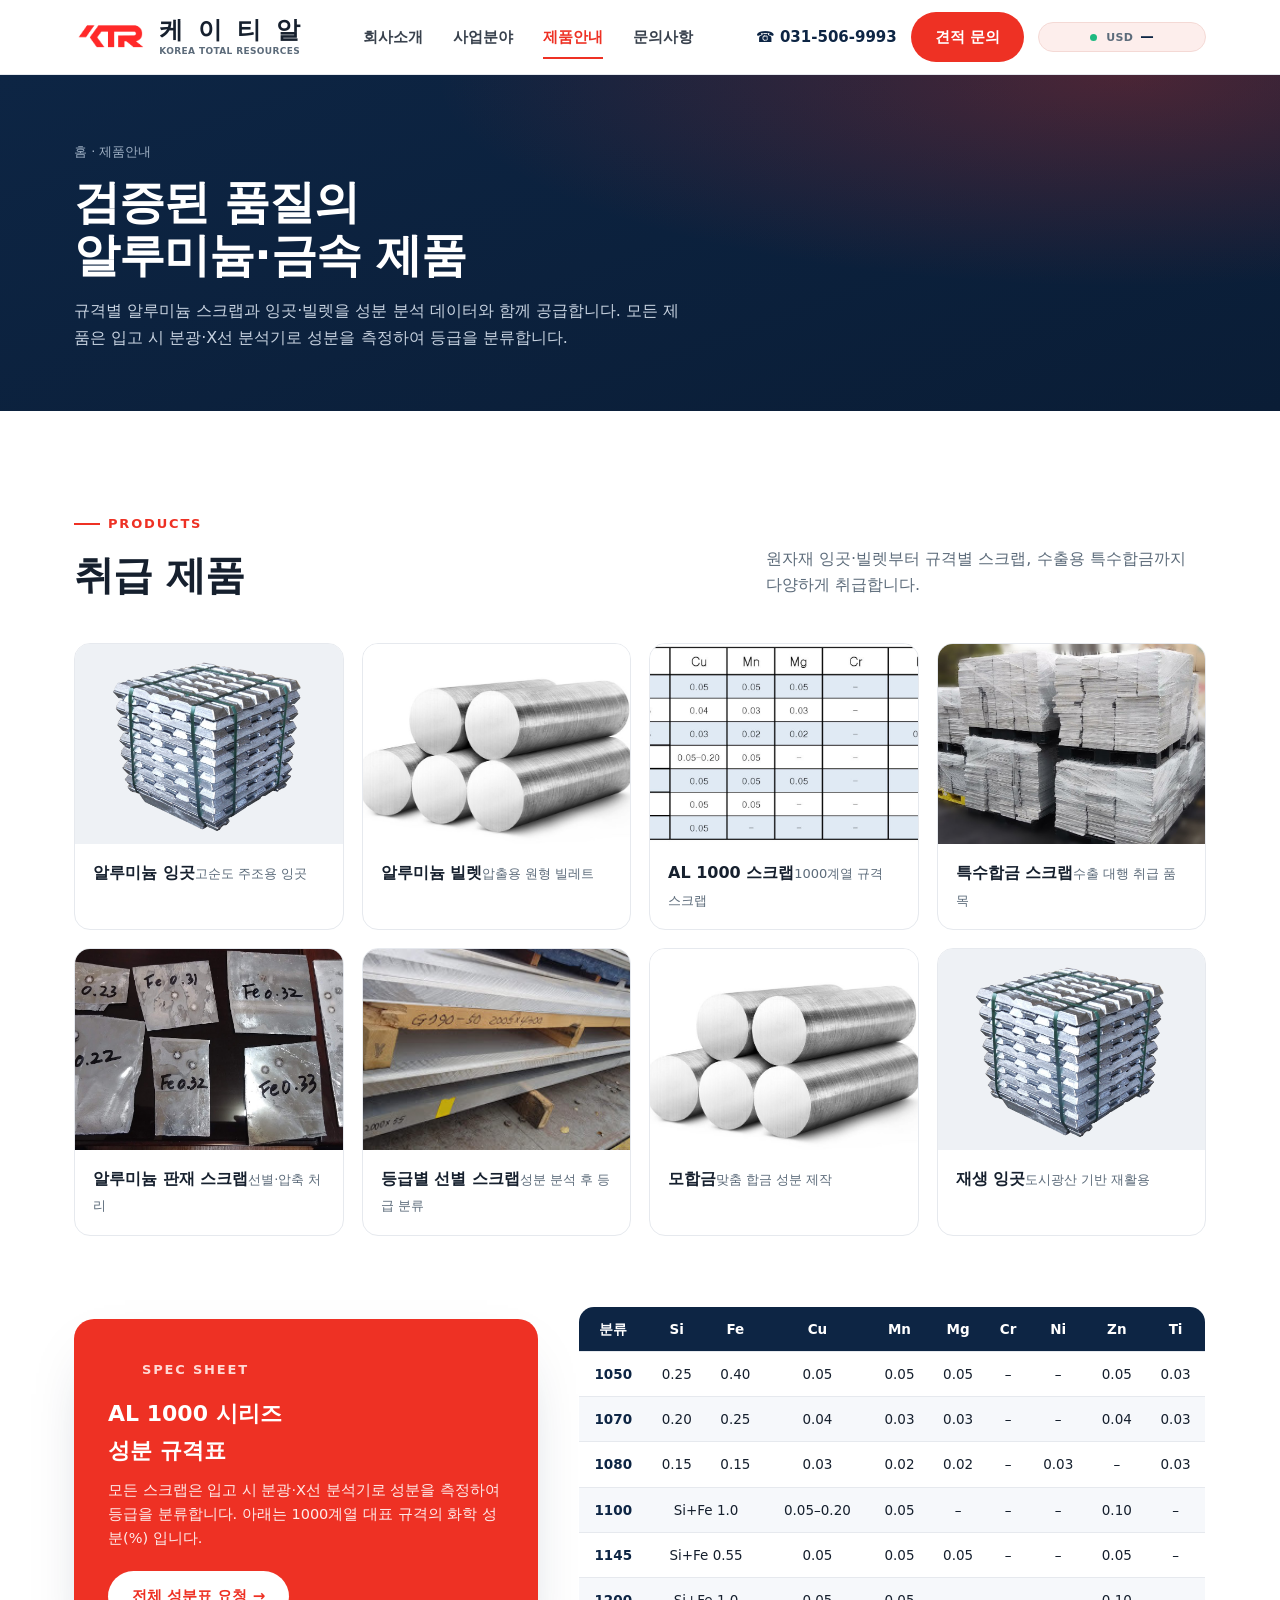
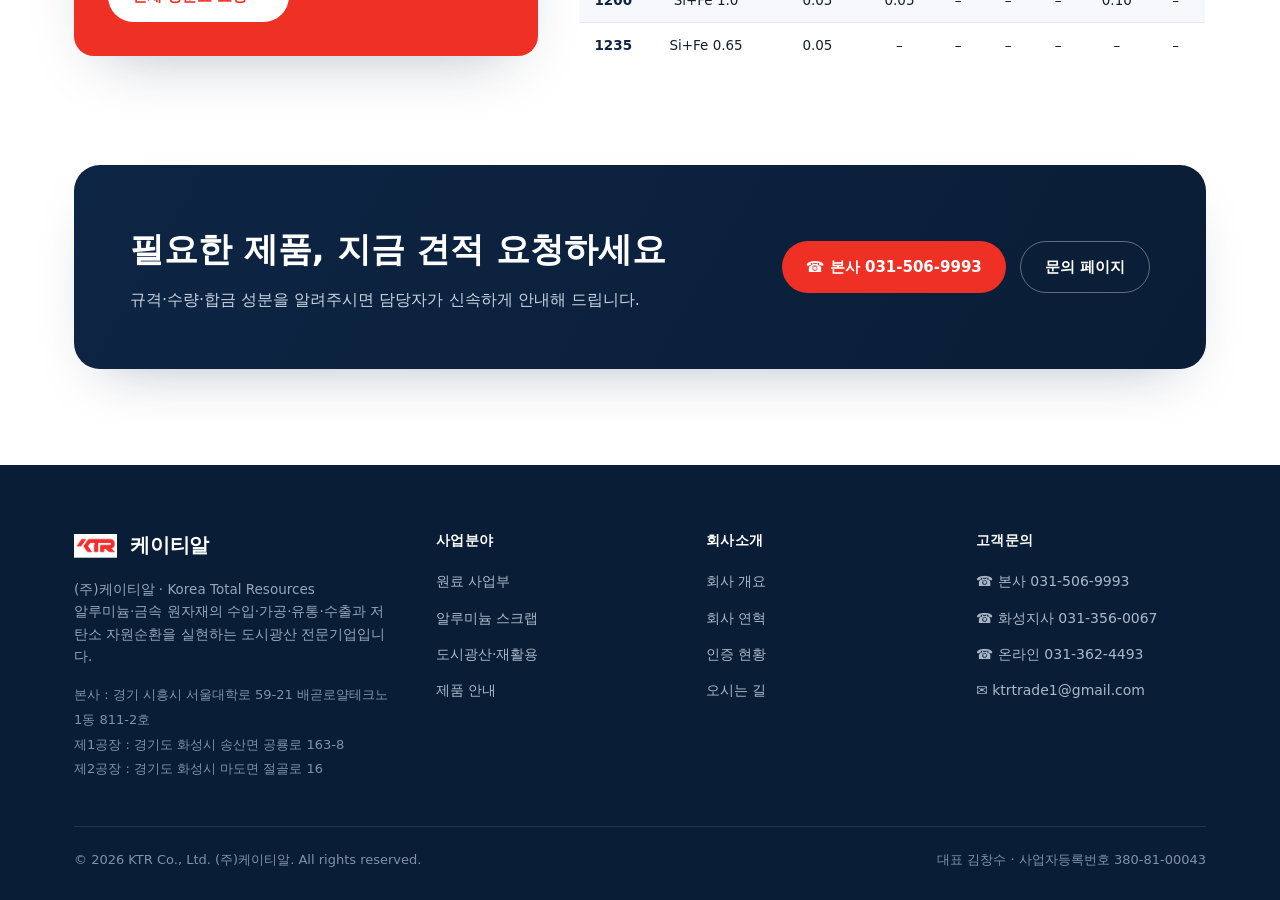
<file: products.html>
<!DOCTYPE html>
<html lang="ko">
<head>
<meta charset="UTF-8">
<meta name="viewport" content="width=device-width, initial-scale=1.0">
<meta name="naver-site-verification" content="44386af4cb3bdcc5ed01105b889a8f7d92384a0c" />
<title>제품안내 | KTR 케이티알</title>
<meta name="description" content="알루미늄 잉곳·빌렛, AL 1000 시리즈 스크랩 등 (주)케이티알 취급 제품과 성분 규격을 안내합니다.">
<link rel="stylesheet" href="assets/style.css">
</head>
<body>

<!-- HEADER -->
<header>
  <div class="wrap nav">
    <a class="brand" href="index.html">
      <img class="mark" src="assets/logo-mark.png" alt="KTR">
      <span><em><i>케</i><i>이</i><i>티</i><i>알</i></em><small>KOREA TOTAL RESOURCES</small></span>
    </a>
    <nav class="menu">
      <div class="has-sub">
        <a href="about.html">회사소개</a>
        <div class="submenu"><div class="submenu-inner">
          <a href="about.html#history">회사연혁</a>
          <a href="contact.html#inquiry">오시는길</a>
        </div></div>
      </div>
      <a href="business.html">사업분야</a>
      <a href="products.html" class="active">제품안내</a>
      <a href="contact.html">문의사항</a>
    </nav>
    <div class="nav-actions">
      <span class="nav-tel">☎ 031-506-9993</span>
      <a class="btn btn-red" href="contact.html">견적 문의</a>
      <div class="fx" id="fx" title="실시간 환율 (KRW 기준)">
        <span class="fx-inner" id="fxInner">
          <span class="fx-pair" id="fxPair">USD</span>
          <span class="fx-val" id="fxVal">···</span>
        </span>
      </div>
      <button class="burger" id="burger" aria-label="menu"><span></span><span></span><span></span></button>
    </div>
  </div>
  <nav class="mmenu" id="mmenu">
    <a href="about.html">회사소개</a>
    <a href="about.html#history" class="sub">└ 회사연혁</a>
    <a href="contact.html#inquiry" class="sub">└ 오시는길</a>
    <a href="business.html">사업분야</a>
    <a href="products.html" class="active">제품안내</a>
    <a href="contact.html">문의사항</a>
  </nav>
</header>

<!-- PAGE HERO -->
<section class="page-hero">
  <div class="wrap">
    <div class="crumb"><a href="index.html">홈</a> · 제품안내</div>
    <h1>검증된 품질의<br>알루미늄·금속 제품</h1>
    <p>규격별 알루미늄 스크랩과 잉곳·빌렛을 성분 분석 데이터와 함께 공급합니다. 모든 제품은 입고 시 분광·X선 분석기로 성분을 측정하여 등급을 분류합니다.</p>
  </div>
</section>

<!-- PRODUCTS -->
<section>
  <div class="wrap">
    <div class="sec-head">
      <div>
        <span class="eyebrow">Products</span>
        <h2 class="title">취급 제품</h2>
      </div>
      <p>원자재 잉곳·빌렛부터 규격별 스크랩, 수출용 특수합금까지 다양하게 취급합니다.</p>
    </div>
    <div class="prod-grid">
      <div class="prod"><div class="ph"><img src="assets/ingot.png" alt="알루미늄 잉곳" style="object-fit:contain;background:#eef1f5;padding:10px"></div><div class="cap"><b>알루미늄 잉곳</b><span>고순도 주조용 잉곳</span></div></div>
      <div class="prod"><div class="ph"><img src="assets/billet.jpg" alt="알루미늄 빌렛"></div><div class="cap"><b>알루미늄 빌렛</b><span>압출용 원형 빌레트</span></div></div>
      <div class="prod"><div class="ph"><img src="assets/scrap1.jpg" alt="AL 1000 스크랩"></div><div class="cap"><b>AL 1000 스크랩</b><span>1000계열 규격 스크랩</span></div></div>
      <div class="prod"><div class="ph"><img src="assets/scrap2.jpg" alt="포장 스크랩"></div><div class="cap"><b>특수합금 스크랩</b><span>수출 대행 취급 품목</span></div></div>
      <div class="prod"><div class="ph"><img src="assets/scrap3.jpg" alt="알루미늄 스크랩"></div><div class="cap"><b>알루미늄 판재 스크랩</b><span>선별·압축 처리</span></div></div>
      <div class="prod"><div class="ph"><img src="assets/scrap4.jpg" alt="알루미늄 스크랩"></div><div class="cap"><b>등급별 선별 스크랩</b><span>성분 분석 후 등급 분류</span></div></div>
      <div class="prod"><div class="ph"><img src="assets/billet.jpg" alt="모합금"></div><div class="cap"><b>모합금</b><span>맞춤 합금 성분 제작</span></div></div>
      <div class="prod"><div class="ph"><img src="assets/ingot.png" alt="주조용 잉곳" style="object-fit:contain;background:#eef1f5;padding:10px"></div><div class="cap"><b>재생 잉곳</b><span>도시광산 기반 재활용</span></div></div>
    </div>

    <!-- Spec -->
    <div class="spec">
      <div class="card-dark">
        <span class="eyebrow" style="color:#ffd9d5">Spec Sheet</span>
        <h3>AL 1000 시리즈<br>성분 규격표</h3>
        <p>모든 스크랩은 입고 시 분광·X선 분석기로 성분을 측정하여 등급을 분류합니다. 아래는 1000계열 대표 규격의 화학 성분(%) 입니다.</p>
        <a class="btn btn-red" href="contact.html" style="margin-top:20px;background:#fff;color:var(--red)">전체 성분표 요청 →</a>
      </div>
      <div style="overflow-x:auto">
        <table>
          <thead><tr><th>분류</th><th>Si</th><th>Fe</th><th>Cu</th><th>Mn</th><th>Mg</th><th>Cr</th><th>Ni</th><th>Zn</th><th>Ti</th></tr></thead>
          <tbody>
            <tr><td>1050</td><td>0.25</td><td>0.40</td><td>0.05</td><td>0.05</td><td>0.05</td><td>–</td><td>–</td><td>0.05</td><td>0.03</td></tr>
            <tr><td>1070</td><td>0.20</td><td>0.25</td><td>0.04</td><td>0.03</td><td>0.03</td><td>–</td><td>–</td><td>0.04</td><td>0.03</td></tr>
            <tr><td>1080</td><td>0.15</td><td>0.15</td><td>0.03</td><td>0.02</td><td>0.02</td><td>–</td><td>0.03</td><td>–</td><td>0.03</td></tr>
            <tr><td>1100</td><td colspan="2">Si+Fe 1.0</td><td>0.05–0.20</td><td>0.05</td><td>–</td><td>–</td><td>–</td><td>0.10</td><td>–</td></tr>
            <tr><td>1145</td><td colspan="2">Si+Fe 0.55</td><td>0.05</td><td>0.05</td><td>0.05</td><td>–</td><td>–</td><td>0.05</td><td>–</td></tr>
            <tr><td>1200</td><td colspan="2">Si+Fe 1.0</td><td>0.05</td><td>0.05</td><td>–</td><td>–</td><td>–</td><td>0.10</td><td>–</td></tr>
            <tr><td>1235</td><td colspan="2">Si+Fe 0.65</td><td>0.05</td><td>–</td><td>–</td><td>–</td><td>–</td><td>–</td><td>–</td></tr>
          </tbody>
        </table>
      </div>
    </div>
  </div>
</section>

<!-- CTA -->
<section style="padding-top:0;padding-bottom:96px">
  <div class="wrap">
    <div class="cta">
      <div>
        <h2>필요한 제품, 지금 견적 요청하세요</h2>
        <p>규격·수량·합금 성분을 알려주시면 담당자가 신속하게 안내해 드립니다.</p>
      </div>
      <div style="display:flex;gap:14px;flex-wrap:wrap">
        <a class="btn btn-red" href="tel:031-506-9993">☎ 본사 031-506-9993</a>
        <a class="btn btn-ghost" href="contact.html">문의 페이지</a>
      </div>
    </div>
  </div>
</section>

<!-- FOOTER -->
<footer>
  <div class="wrap">
    <div class="fgrid">
      <div class="fbrand">
        <div class="brand">
          <img class="mark" src="assets/logo-mark.png" alt="KTR" style="height:24px">
          <span style="font-weight:900;font-size:20px;color:#fff">케이티알</span>
        </div>
        <p>(주)케이티알 · Korea Total Resources<br>알루미늄·금속 원자재의 수입·가공·유통·수출과 저탄소 자원순환을 실현하는 도시광산 전문기업입니다.</p>
        <p style="margin-top:16px;font-size:13px;color:#7f92a8;line-height:1.9">
          본사 : 경기 시흥시 서울대학로 59-21 배곧로얄테크노 1동 811-2호<br>
          제1공장 : 경기도 화성시 송산면 공룡로 163-8<br>
          제2공장 : 경기도 화성시 마도면 절골로 16
        </p>
      </div>
      <div>
        <h5>사업분야</h5>
        <ul>
          <li><a href="business.html">원료 사업부</a></li>
          <li><a href="business.html">알루미늄 스크랩</a></li>
          <li><a href="business.html">도시광산·재활용</a></li>
          <li><a href="products.html">제품 안내</a></li>
        </ul>
      </div>
      <div>
        <h5>회사소개</h5>
        <ul>
          <li><a href="about.html">회사 개요</a></li>
          <li><a href="about.html">회사 연혁</a></li>
          <li><a href="about.html">인증 현황</a></li>
          <li><a href="contact.html">오시는 길</a></li>
        </ul>
      </div>
      <div>
        <h5>고객문의</h5>
        <ul>
          <li><a href="tel:031-506-9993">☎ 본사 031-506-9993</a></li>
          <li><a href="tel:031-356-0067">☎ 화성지사 031-356-0067</a></li>
          <li><a href="tel:031-362-4493">☎ 온라인 031-362-4493</a></li>
          <li><a href="mailto:ktrtrade1@gmail.com">✉ ktrtrade1@gmail.com</a></li>
        </ul>
      </div>
    </div>
    <div class="fbar">
      <span>© 2026 KTR Co., Ltd. (주)케이티알. All rights reserved.</span>
      <span>대표 김창수 · 사업자등록번호 380-81-00043</span>
    </div>
  </div>
</footer>

<script src="assets/main.js"></script>
</body>
</html>
</file>
<file: assets/style.css>
:root{
  --navy:#0d2544;
  --navy-2:#123258;
  --navy-3:#0a1d36;
  --red:#ee3124;
  --red-dark:#c9241a;
  --ink:#16202e;
  --muted:#5c6b7a;
  --line:#e6e9ee;
  --tint:#fdeeec;
  --bg:#ffffff;
  --radius:18px;
  --shadow:0 24px 60px -30px rgba(13,37,68,.35);
}
*{box-sizing:border-box;margin:0;padding:0}
html{scroll-behavior:smooth}
body{
  font-family:"Pretendard","Malgun Gothic","Apple SD Gothic Neo",system-ui,sans-serif;
  color:var(--ink);background:var(--bg);line-height:1.65;
  -webkit-font-smoothing:antialiased;
}
a{color:inherit;text-decoration:none}
img{max-width:100%;display:block}
.wrap{max-width:1180px;margin:0 auto;padding:0 24px}
.btn{
  display:inline-flex;align-items:center;gap:8px;font-weight:700;font-size:15px;
  padding:13px 24px;border-radius:999px;cursor:pointer;border:0;transition:.2s;
  white-space:nowrap;
}
.btn-red{background:var(--red);color:#fff}
.btn-red:hover{background:var(--red-dark);transform:translateY(-1px)}
.btn-ghost{background:transparent;color:#fff;border:1px solid rgba(255,255,255,.35)}
.btn-ghost:hover{background:rgba(255,255,255,.1)}
.btn-dark{background:var(--navy);color:#fff}
.btn-dark:hover{background:var(--navy-2)}
.btn-outline{background:transparent;color:var(--navy);border:1px solid var(--line)}
.btn-outline:hover{border-color:var(--red);color:var(--red)}
.eyebrow{
  display:inline-flex;align-items:center;gap:8px;font-size:13px;font-weight:800;
  letter-spacing:.14em;text-transform:uppercase;color:var(--red);margin-bottom:16px;
}
.eyebrow::before{content:"";width:26px;height:2px;background:var(--red);display:inline-block}
h2.title{font-size:clamp(28px,4vw,40px);font-weight:800;letter-spacing:-.02em;line-height:1.2}

/* ---------- Scroll reveal ---------- */
.reveal{opacity:0;transform:translateY(30px);
  transition:opacity .8s cubic-bezier(.2,.7,.2,1),transform .8s cubic-bezier(.2,.7,.2,1);
  will-change:opacity,transform}
.reveal.in{opacity:1;transform:none}
.reveal.rv-left{transform:translateX(-36px)}
.reveal.rv-right{transform:translateX(36px)}
.reveal.rv-zoom{transform:scale(.94)}
.reveal.in.rv-left,.reveal.in.rv-right,.reveal.in.rv-zoom{transform:none}
.reveal.d1{transition-delay:.10s}
.reveal.d2{transition-delay:.20s}
.reveal.d3{transition-delay:.30s}
.reveal.d4{transition-delay:.40s}
@media(prefers-reduced-motion:reduce){
  .reveal{opacity:1 !important;transform:none !important;transition:none}
}

/* ---------- Header ---------- */
header{position:sticky;top:0;z-index:50;background:rgba(255,255,255,.9);
  backdrop-filter:blur(10px);border-bottom:1px solid var(--line)}
.nav{display:flex;align-items:center;justify-content:space-between;height:74px}
.brand{display:flex;align-items:center;gap:13px;letter-spacing:-.02em}
.brand .mark{height:40px}
.brand span{display:inline-flex;flex-direction:column;justify-content:center;gap:5px;align-items:stretch}
.brand em{display:flex;justify-content:space-between;font-style:normal;font-weight:800;
  font-size:24px;color:var(--ink);line-height:1}
.brand em i{font-style:normal}
.brand small{font-size:9px;font-weight:700;color:var(--muted);
  letter-spacing:.04em;line-height:1;white-space:nowrap;margin-right:-.04em}
.menu{display:flex;align-items:center;gap:30px;font-weight:600;font-size:15px}
.menu a{color:var(--ink);opacity:.85;transition:.15s;position:relative;padding:4px 0}
.menu a:hover{color:var(--red);opacity:1}
.menu a.active{color:var(--red);opacity:1;font-weight:700}
.menu a.active::after{content:"";position:absolute;left:0;right:0;bottom:-6px;height:2px;background:var(--red)}
/* dropdown */
.menu .has-sub{position:relative;display:flex;align-items:center}
.menu .has-sub > a::before{content:"";position:absolute;left:0;right:0;top:100%;height:20px}
.submenu{position:absolute;top:100%;left:50%;transform:translateX(-50%);padding-top:16px;
  opacity:0;visibility:hidden;transition:.18s;z-index:60}
.menu .has-sub:hover .submenu{opacity:1;visibility:visible}
.submenu-inner{background:#fff;border:1px solid var(--line);border-radius:12px;
  box-shadow:var(--shadow);padding:8px;min-width:160px;display:flex;flex-direction:column;gap:2px}
.submenu-inner a{padding:11px 14px;border-radius:8px;font-size:14.5px;font-weight:600;
  white-space:nowrap;opacity:.9;color:var(--ink)}
.submenu-inner a::after{display:none}
.submenu-inner a:hover{background:var(--tint);color:var(--red);opacity:1}
.mmenu a.sub{padding-left:16px;font-size:14px;font-weight:600;color:var(--muted)}
.nav-actions{display:flex;align-items:center;gap:14px}
.nav-tel{font-weight:800;color:var(--navy);font-size:15px}
/* live FX chip (rotating pairs) */
.fx{display:inline-flex;align-items:center;gap:9px;padding:7px 14px;border-radius:999px;
  background:var(--tint);border:1px solid #f4d9d5;white-space:nowrap;line-height:1;
  min-width:168px;justify-content:center}
.fx::before{content:"";width:7px;height:7px;border-radius:50%;background:#1eb980;flex:none;
  box-shadow:0 0 0 0 rgba(30,185,128,.5);animation:fxpulse 1.8s infinite}
@keyframes fxpulse{0%{box-shadow:0 0 0 0 rgba(30,185,128,.5)}
  70%{box-shadow:0 0 0 7px rgba(30,185,128,0)}100%{box-shadow:0 0 0 0 rgba(30,185,128,0)}}
.fx-inner{display:inline-flex;align-items:center;gap:7px;
  transition:opacity .35s ease,transform .35s ease}
.fx-inner.swap{opacity:0;transform:translateY(-5px)}
.fx-flag{font-size:14px;line-height:1}
.fx-pair{font-size:11px;font-weight:800;color:var(--muted);letter-spacing:.03em}
.fx-val{font-size:13.5px;font-weight:800;color:var(--navy)}
@media(max-width:1180px){.fx{display:none}}
.burger{display:none;flex-direction:column;gap:5px;background:none;border:0;cursor:pointer;padding:6px}
.burger span{width:24px;height:2px;background:var(--ink);display:block}

/* ---------- Hero ---------- */
.hero{background:
    radial-gradient(120% 120% at 85% 10%,rgba(238,49,36,.25),transparent 45%),
    linear-gradient(160deg,var(--navy) 0%,var(--navy-3) 100%);
  color:#fff;position:relative;overflow:hidden}
.hero::after{content:"";position:absolute;inset:0;
  background:url("billet.jpg") right center/54% auto no-repeat;
  opacity:.16;mix-blend-mode:screen}
.hero-grid{position:relative;z-index:2;display:grid;grid-template-columns:1.15fr .85fr;
  gap:40px;align-items:center;padding:88px 0 104px}
/* hero slider */
.hero-slider{display:grid;position:relative;z-index:2}
.hero-slide{grid-area:1/1;opacity:0;visibility:hidden;transition:opacity .7s ease}
.hero-slide.is-active{opacity:1;visibility:visible;z-index:2}
.hero-dots{position:absolute;left:0;right:0;bottom:28px;z-index:5;display:flex;gap:10px;justify-content:center}
.hero-dots .dot{width:10px;height:10px;border-radius:50%;border:0;cursor:pointer;padding:0;
  background:rgba(255,255,255,.35);transition:.25s}
.hero-dots .dot:hover{background:rgba(255,255,255,.6)}
.hero-dots .dot.is-active{background:var(--red);width:28px;border-radius:6px}
.hero h1{font-size:clamp(34px,5.2vw,58px);font-weight:800;line-height:1.12;letter-spacing:-.03em}
.hero h1 b{color:var(--red)}
.hero p.lead{margin-top:22px;font-size:17px;color:#c7d2e0;max-width:520px}
.hero-cta{margin-top:34px;display:flex;gap:14px;flex-wrap:wrap}
.hero-badges{margin-top:44px;display:flex;align-items:center;gap:22px;color:#9fb0c4;font-size:13px}
.hero-badges .chips{display:flex;gap:10px;flex-wrap:wrap}
.chip{background:rgba(255,255,255,.08);border:1px solid rgba(255,255,255,.14);
  padding:8px 14px;border-radius:999px;font-weight:700;color:#e7edf5;font-size:13px}
.hero-visual{position:relative}
.hero-card{background:rgba(255,255,255,.07);border:1px solid rgba(255,255,255,.15);
  border-radius:22px;padding:26px;backdrop-filter:blur(6px)}
.hero-card img{border-radius:14px;box-shadow:0 20px 50px -20px rgba(0,0,0,.6)}
.hero-card .kv{display:flex;justify-content:space-between;margin-top:20px;gap:12px}
.hero-card .kv div{flex:1}
.hero-card .kv b{font-size:24px;font-weight:800;color:#fff;display:block}
.hero-card .kv span{font-size:12px;color:#9fb0c4}

/* ---------- Page banner (subpages) ---------- */
.page-hero{background:
    radial-gradient(120% 140% at 88% 0%,rgba(238,49,36,.28),transparent 45%),
    linear-gradient(160deg,var(--navy) 0%,var(--navy-3) 100%);
  color:#fff;padding:66px 0 60px;position:relative;overflow:hidden}
.page-hero .crumb{font-size:13px;color:#9fb0c4;margin-bottom:14px}
.page-hero .crumb a:hover{color:#fff}
.page-hero h1{font-size:clamp(30px,4.6vw,46px);font-weight:800;letter-spacing:-.02em;line-height:1.15}
.page-hero p{margin-top:16px;color:#c7d2e0;max-width:620px;font-size:16px}

/* ---------- Sections ---------- */
section{padding:96px 0}
.sec-head{display:flex;justify-content:space-between;align-items:flex-end;gap:20px;margin-bottom:44px}
.sec-head p{color:var(--muted);max-width:440px;margin-top:12px}
.cards{display:grid;grid-template-columns:1.25fr 1fr 1fr;gap:20px}
.card{border-radius:var(--radius);padding:30px;border:1px solid var(--line);
  background:#fff;transition:.25s;position:relative;overflow:hidden;min-height:270px;
  display:flex;flex-direction:column}
.card:hover{transform:translateY(-6px);box-shadow:var(--shadow)}
.card.feat{background:var(--red);color:#fff;border-color:var(--red)}
.card .ic{width:52px;height:52px;border-radius:14px;display:grid;place-items:center;
  background:var(--tint);color:var(--red);margin-bottom:auto;font-size:24px}
.card.feat .ic{background:rgba(255,255,255,.16);color:#fff}
.card h3{font-size:21px;font-weight:800;margin:22px 0 10px}
.card p{font-size:14.5px;color:var(--muted)}
.card.feat p{color:rgba(255,255,255,.9)}
.card .arrow{position:absolute;top:28px;right:28px;font-size:20px;opacity:.6}

/* ---------- Cycle band (tint) ---------- */
.band-tint{background:var(--tint)}
.cycle{display:grid;grid-template-columns:1fr 1.1fr;gap:56px;align-items:center}
.cycle .txt h2{margin-bottom:16px}
.cycle .txt p{color:var(--muted);margin-bottom:24px}
.cycle-list{list-style:none;display:grid;gap:14px}
.cycle-list li{display:flex;gap:14px;align-items:flex-start;background:#fff;
  border:1px solid #f4d9d5;padding:16px 18px;border-radius:14px}
.cycle-list .n{flex:0 0 30px;height:30px;border-radius:8px;background:var(--red);color:#fff;
  font-weight:800;display:grid;place-items:center;font-size:14px}
.cycle-list b{display:block;font-size:15.5px}
.cycle-list span{font-size:13.5px;color:var(--muted)}
.cycle .fig{background:#fff;border-radius:22px;padding:26px;border:1px solid #f4d9d5;box-shadow:var(--shadow)}

/* ---------- Stats ---------- */
.stats{display:grid;grid-template-columns:repeat(4,1fr);gap:24px;text-align:center}
.stats .st b{font-size:clamp(34px,5vw,52px);font-weight:800;letter-spacing:-.03em;color:var(--ink);line-height:1}
.stats .st b i{color:var(--red);font-style:normal}
.stats .st span{display:block;margin-top:10px;color:var(--muted);font-size:14px}
.stats .st{border-right:1px solid var(--line);padding:6px 10px}
.stats .st:last-child{border-right:0}

/* ---------- Process image band ---------- */
.proc-band{background:linear-gradient(180deg,var(--navy),var(--navy-3));color:#fff;
  border-radius:0;position:relative;overflow:hidden}
.proc-hero{position:relative;border-radius:24px;overflow:hidden;min-height:340px;
  display:flex;align-items:center;padding:48px;
  background:linear-gradient(90deg,rgba(13,37,68,.92),rgba(13,37,68,.35)),url("scrap2.jpg") center/cover}
.proc-hero h2{font-size:clamp(26px,3.6vw,40px);font-weight:800;max-width:520px;line-height:1.2}
.proc-hero p{margin-top:16px;color:#c7d2e0;max-width:440px}
.steps{display:grid;grid-template-columns:1fr 1fr;gap:48px;margin-top:60px;align-items:center}
.step{display:flex;gap:18px;padding:22px 0;border-top:1px solid rgba(255,255,255,.12)}
.step:first-child{border-top:0}
.step .num{color:var(--red);font-weight:800;font-size:15px;letter-spacing:.05em;flex:0 0 40px}
.step h4{font-size:19px;font-weight:800;margin-bottom:6px}
.step p{color:#a9b8c9;font-size:14.5px}
.steps-visual{background:rgba(255,255,255,.05);border:1px solid rgba(255,255,255,.12);
  border-radius:22px;padding:20px}
.steps-visual img{border-radius:14px;filter:saturate(1.05)}

/* ---------- Products / spec ---------- */
.prod-grid{display:grid;grid-template-columns:repeat(4,1fr);gap:18px;margin-top:8px}
.prod{border:1px solid var(--line);border-radius:16px;overflow:hidden;background:#fff;transition:.25s}
.prod:hover{box-shadow:var(--shadow);transform:translateY(-4px)}
.prod .ph{aspect-ratio:4/3;overflow:hidden;background:#f4f6f9}
.prod .ph img{width:100%;height:100%;object-fit:cover;transition:.4s}
.prod:hover .ph img{transform:scale(1.06)}
.prod .cap{padding:16px 18px}
.prod .cap b{font-size:16px}
.prod .cap span{font-size:13px;color:var(--muted)}

.spec{display:grid;grid-template-columns:.85fr 1.15fr;gap:40px;align-items:center;margin-top:70px}
.spec .card-dark{background:var(--red);color:#fff;border-radius:20px;padding:34px;box-shadow:var(--shadow)}
.spec .card-dark h3{font-size:22px;font-weight:800}
.spec .card-dark p{color:rgba(255,255,255,.9);margin-top:10px;font-size:14.5px}
.spec table{width:100%;border-collapse:collapse;font-size:13.5px;background:#fff;
  border-radius:16px;overflow:hidden;border:1px solid var(--line)}
.spec th,.spec td{padding:11px 8px;text-align:center;border-bottom:1px solid var(--line)}
.spec thead th{background:var(--navy);color:#fff;font-weight:700}
.spec tbody tr:nth-child(even){background:#f6f8fb}
.spec td:first-child{font-weight:800;color:var(--navy)}

/* ---------- Certs / history ---------- */
.certs{display:flex;flex-wrap:wrap;gap:14px;justify-content:center}
.certs .c{border:1px solid var(--line);border-radius:999px;padding:12px 22px;font-weight:700;
  color:var(--muted);font-size:14px;background:#fff}
.timeline{max-width:760px;margin:48px auto 0;position:relative}
.timeline::before{content:"";position:absolute;left:120px;top:6px;bottom:6px;width:2px;background:var(--line)}
.tl{display:grid;grid-template-columns:120px 1fr;gap:28px;padding:14px 0;position:relative}
.tl .yr{font-weight:800;color:var(--red);font-size:18px;text-align:right}
.tl .ev{position:relative;padding-left:28px}
.tl .ev::before{content:"";position:absolute;left:-9px;top:8px;width:14px;height:14px;
  border-radius:50%;background:#fff;border:3px solid var(--red)}
.tl .ev b{display:block;font-size:15.5px}
.tl .ev span{font-size:13.5px;color:var(--muted)}

/* ---------- About extras ---------- */
.two-col{display:grid;grid-template-columns:1fr 1fr;gap:48px;align-items:center}
.prose p{color:var(--muted);margin-top:14px;font-size:15.5px}
.prose h2{margin-bottom:6px}
.figure-card{background:#fff;border:1px solid var(--line);border-radius:20px;
  padding:20px;box-shadow:var(--shadow)}
.figure-card img{border-radius:14px}
.info-badges{display:flex;flex-wrap:wrap;gap:10px;margin-top:22px}
.info-badges span{background:var(--tint);color:var(--red);font-weight:700;font-size:13px;
  padding:8px 14px;border-radius:999px}

/* ---------- Contact ---------- */
.contact-grid{display:grid;grid-template-columns:1fr 1fr;gap:24px}
.info-card{border:1px solid var(--line);border-radius:18px;padding:28px;background:#fff;transition:.2s}
.info-card:hover{box-shadow:var(--shadow)}
.info-card .ic{width:46px;height:46px;border-radius:12px;background:var(--tint);color:var(--red);
  display:grid;place-items:center;font-size:20px;margin-bottom:16px}
.info-card h4{font-size:17px;font-weight:800;margin-bottom:6px}
.info-card p{color:var(--muted);font-size:14.5px;line-height:1.7}
.info-card a{color:var(--navy);font-weight:700}
.branch-list{display:grid;gap:14px;margin-top:8px}
.branch{display:grid;grid-template-columns:110px 1fr;gap:14px;padding:16px 18px;
  border:1px solid var(--line);border-radius:14px;background:#fff}
.branch b{color:var(--navy);font-weight:800}
.branch span{color:var(--muted);font-size:14.5px}
.map-embed{border:0;width:100%;height:360px;border-radius:20px;border:1px solid var(--line)}

/* ---------- CTA ---------- */
.cta{background:linear-gradient(120deg,var(--navy),var(--navy-3));color:#fff;
  border-radius:26px;padding:56px;display:flex;justify-content:space-between;
  align-items:center;gap:30px;flex-wrap:wrap;box-shadow:var(--shadow)}
.cta h2{font-size:clamp(24px,3.2vw,34px);font-weight:800;max-width:560px}
.cta p{color:#c7d2e0;margin-top:10px}

/* ---------- Footer ---------- */
footer{background:var(--navy-3);color:#c7d2e0;padding:64px 0 30px}
.fgrid{display:grid;grid-template-columns:1.4fr 1fr 1fr 1fr;gap:40px}
.fbrand .brand{color:#fff;margin-bottom:16px}
.fbrand p{font-size:13.5px;color:#94a6ba;max-width:320px}
footer h5{color:#fff;font-size:14px;font-weight:800;margin-bottom:16px;letter-spacing:.02em}
footer ul{list-style:none;display:grid;gap:10px}
footer ul a{font-size:14px;color:#a9b8c9}
footer ul a:hover{color:var(--red)}
.fbar{border-top:1px solid rgba(255,255,255,.1);margin-top:44px;padding-top:22px;
  display:flex;justify-content:space-between;gap:16px;flex-wrap:wrap;font-size:13px;color:#7f92a8}

@media(max-width:960px){
  .hero-grid,.cycle,.spec,.steps,.fgrid,.two-col,.contact-grid{grid-template-columns:1fr}
  .cards{grid-template-columns:1fr 1fr}
  .stats{grid-template-columns:1fr 1fr}
  .prod-grid{grid-template-columns:1fr 1fr}
  .menu,.nav-tel{display:none}
  .burger{display:flex}
  .hero-visual{order:-1}
  .cta{padding:36px}
}
@media(max-width:560px){
  .cards,.prod-grid,.stats{grid-template-columns:1fr}
  .timeline::before{left:60px}
  .tl{grid-template-columns:60px 1fr;gap:14px}
  .tl .yr{font-size:15px}
  .branch{grid-template-columns:1fr}
  section{padding:64px 0}
}
/* mobile menu */
.mmenu{display:none;flex-direction:column;padding:10px 24px 20px;gap:6px;border-top:1px solid var(--line);background:#fff}
.mmenu.open{display:flex}
.mmenu a{padding:12px 0;font-weight:600;border-bottom:1px solid var(--line)}
.mmenu a.active{color:var(--red)}
</file>
